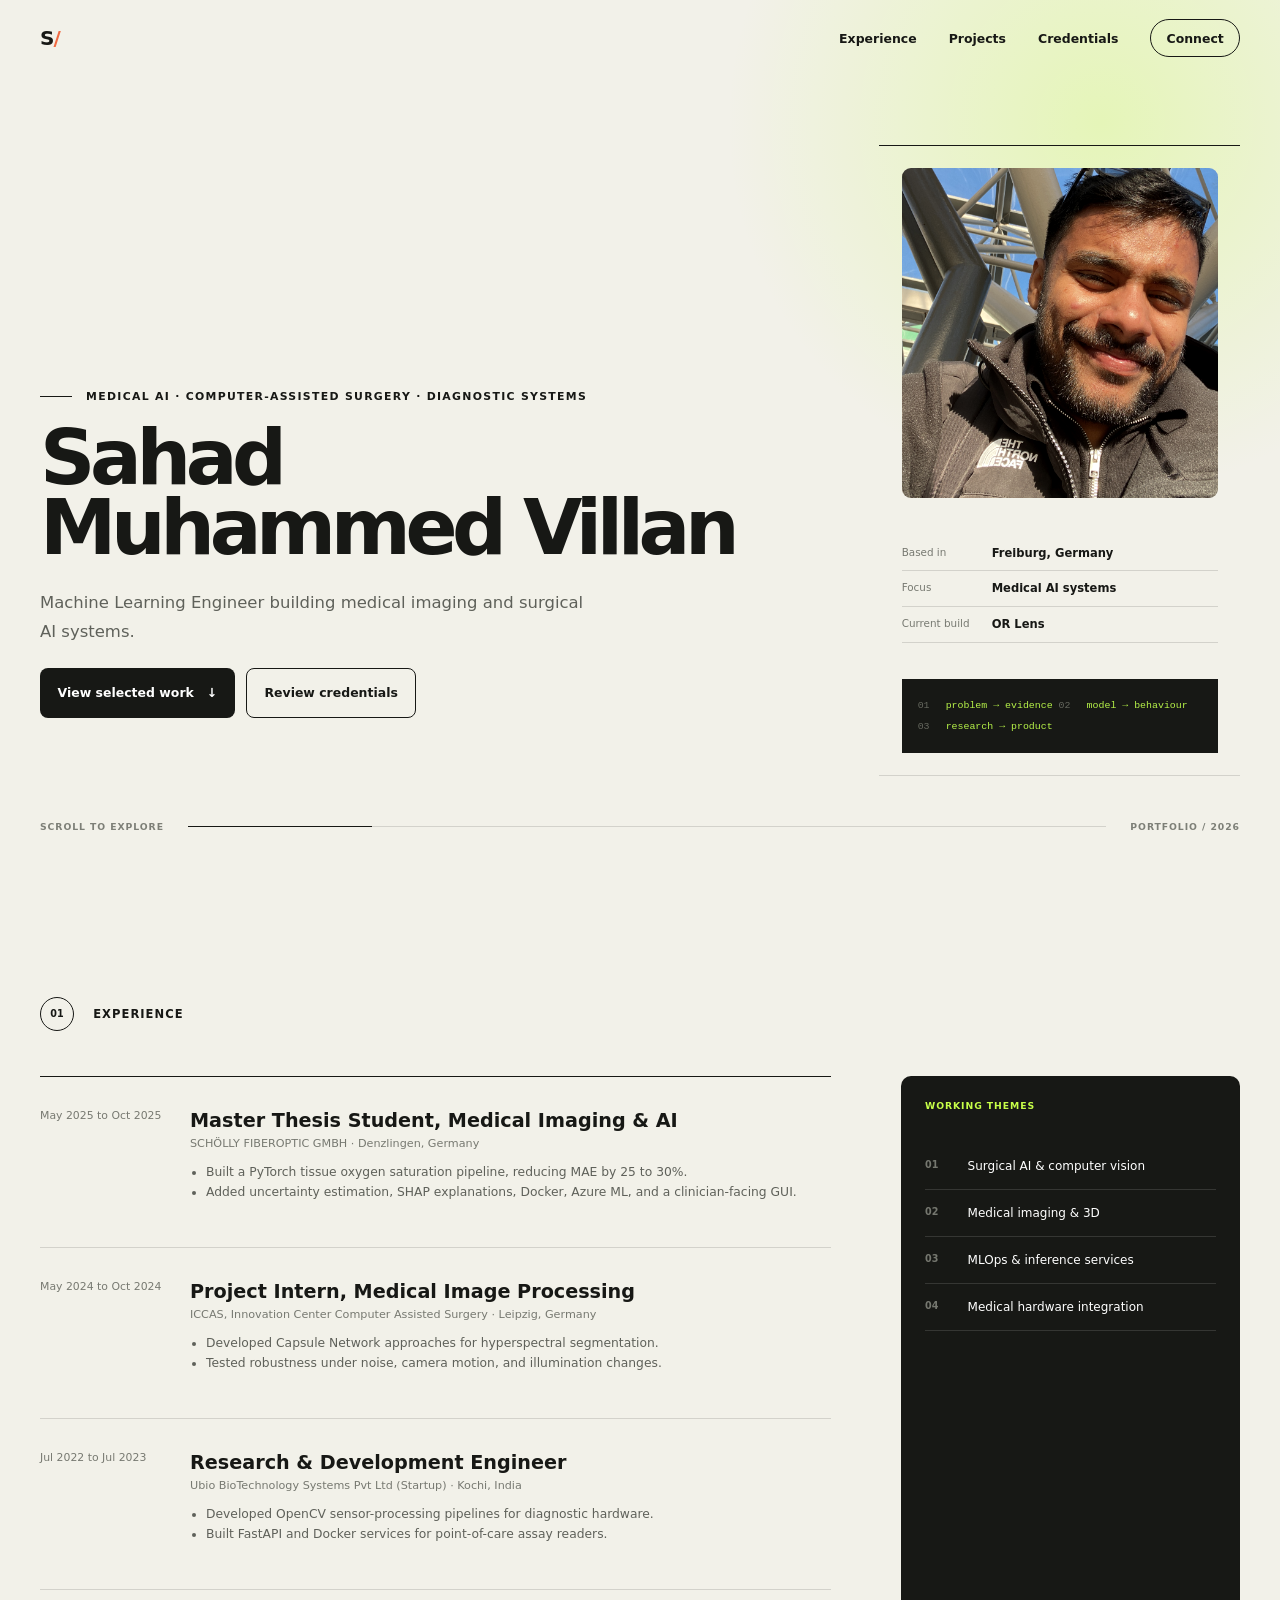
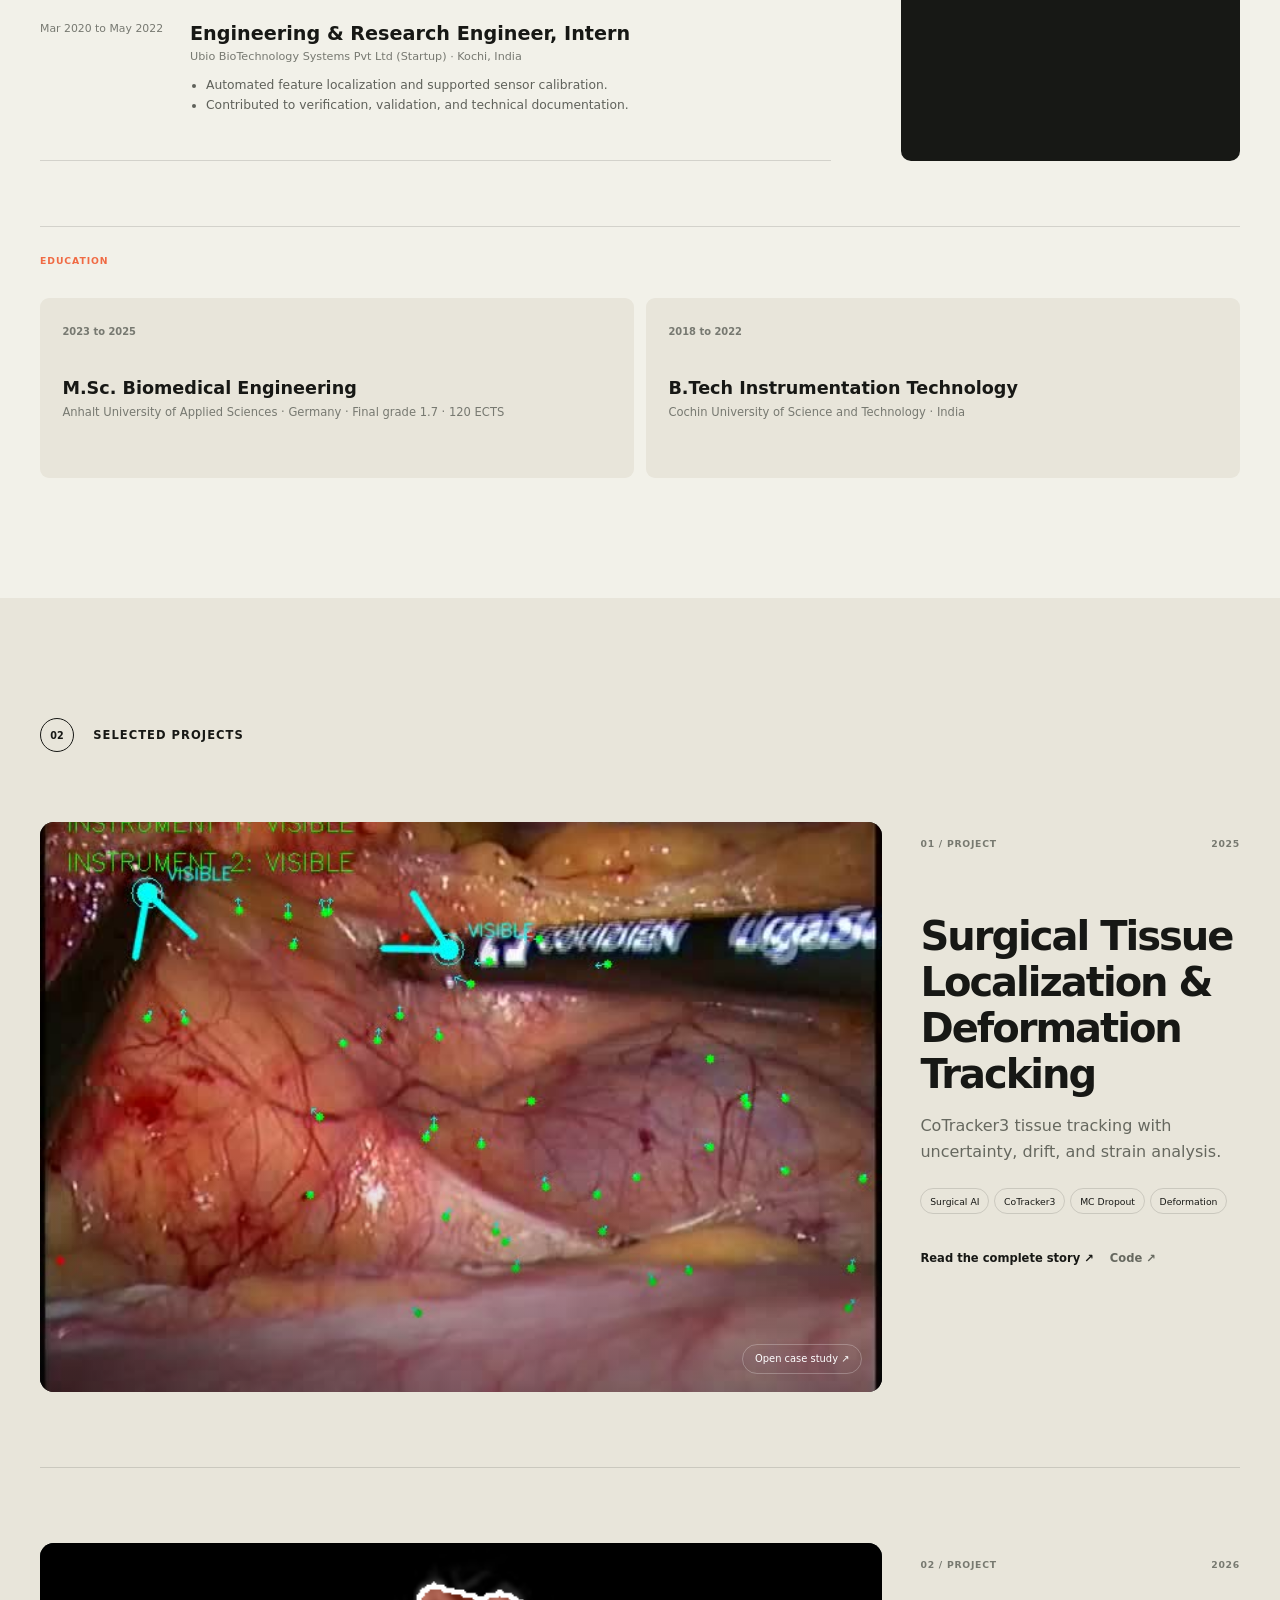
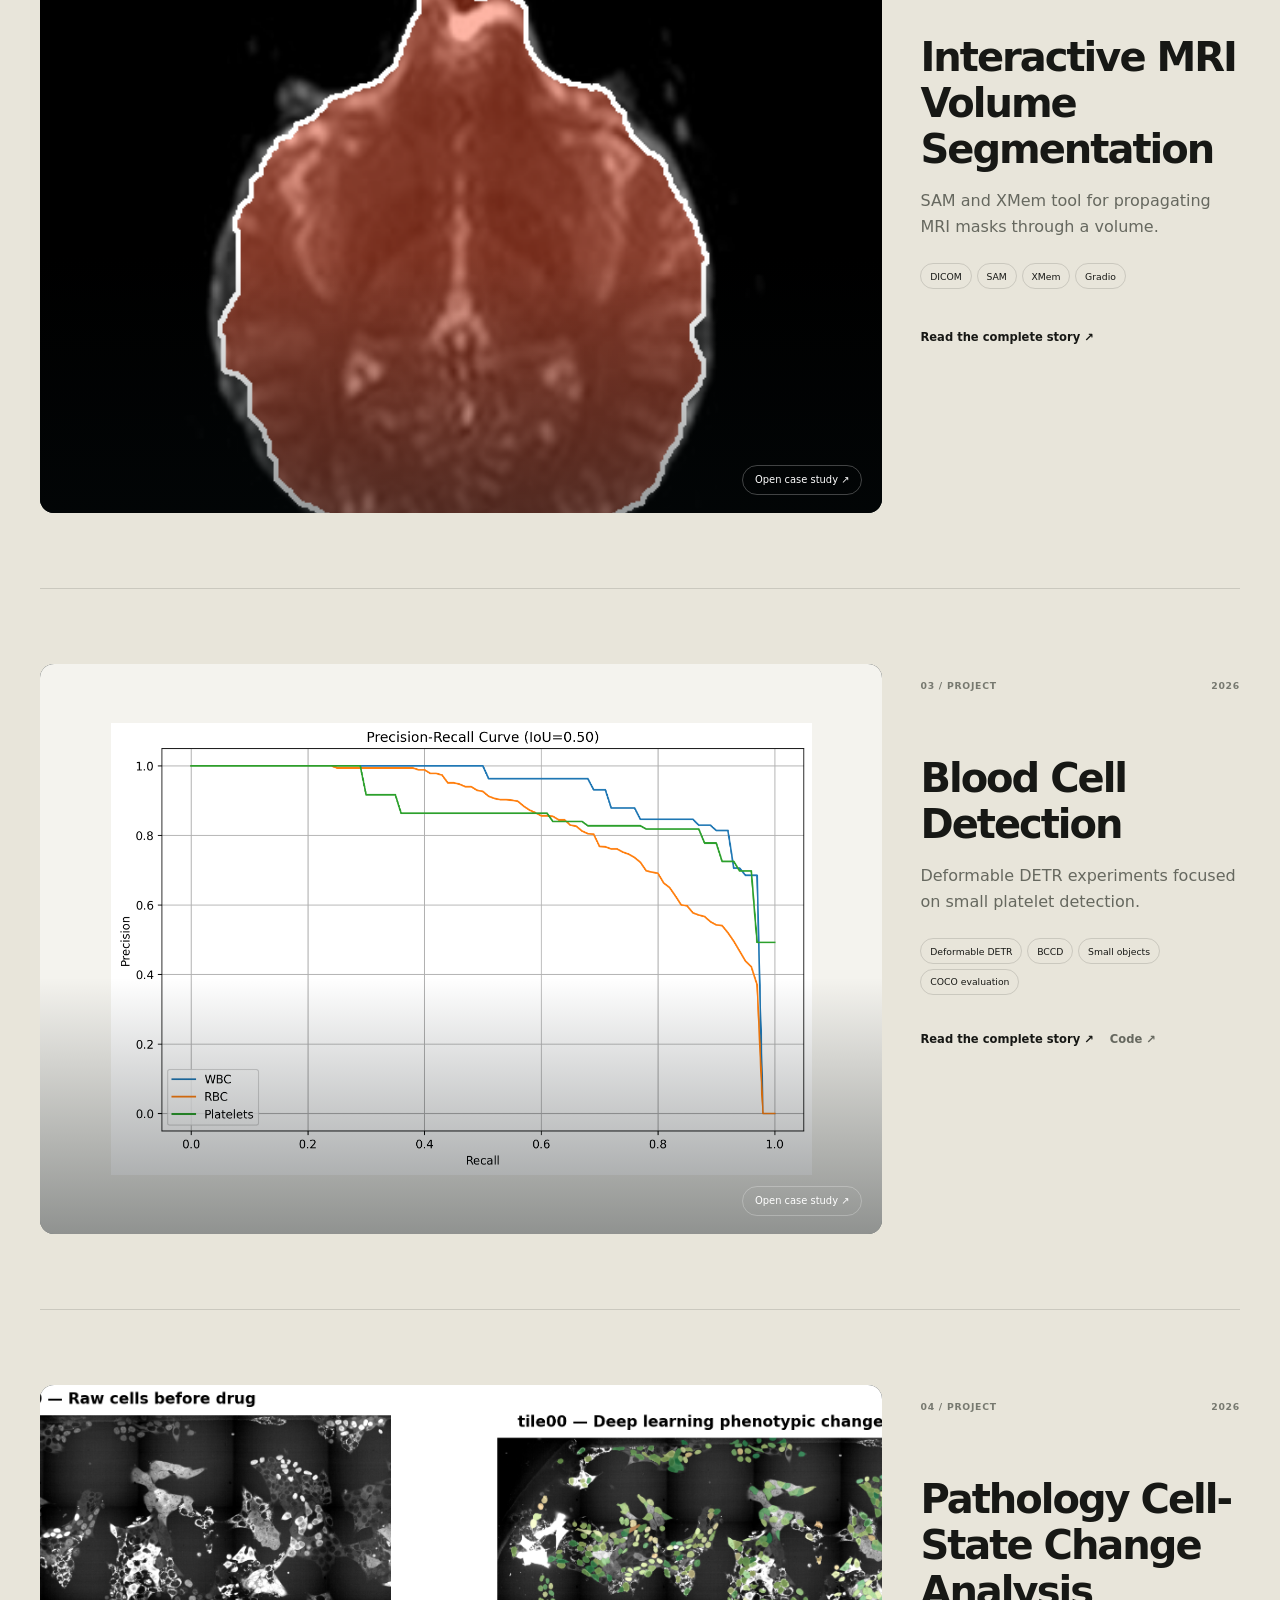
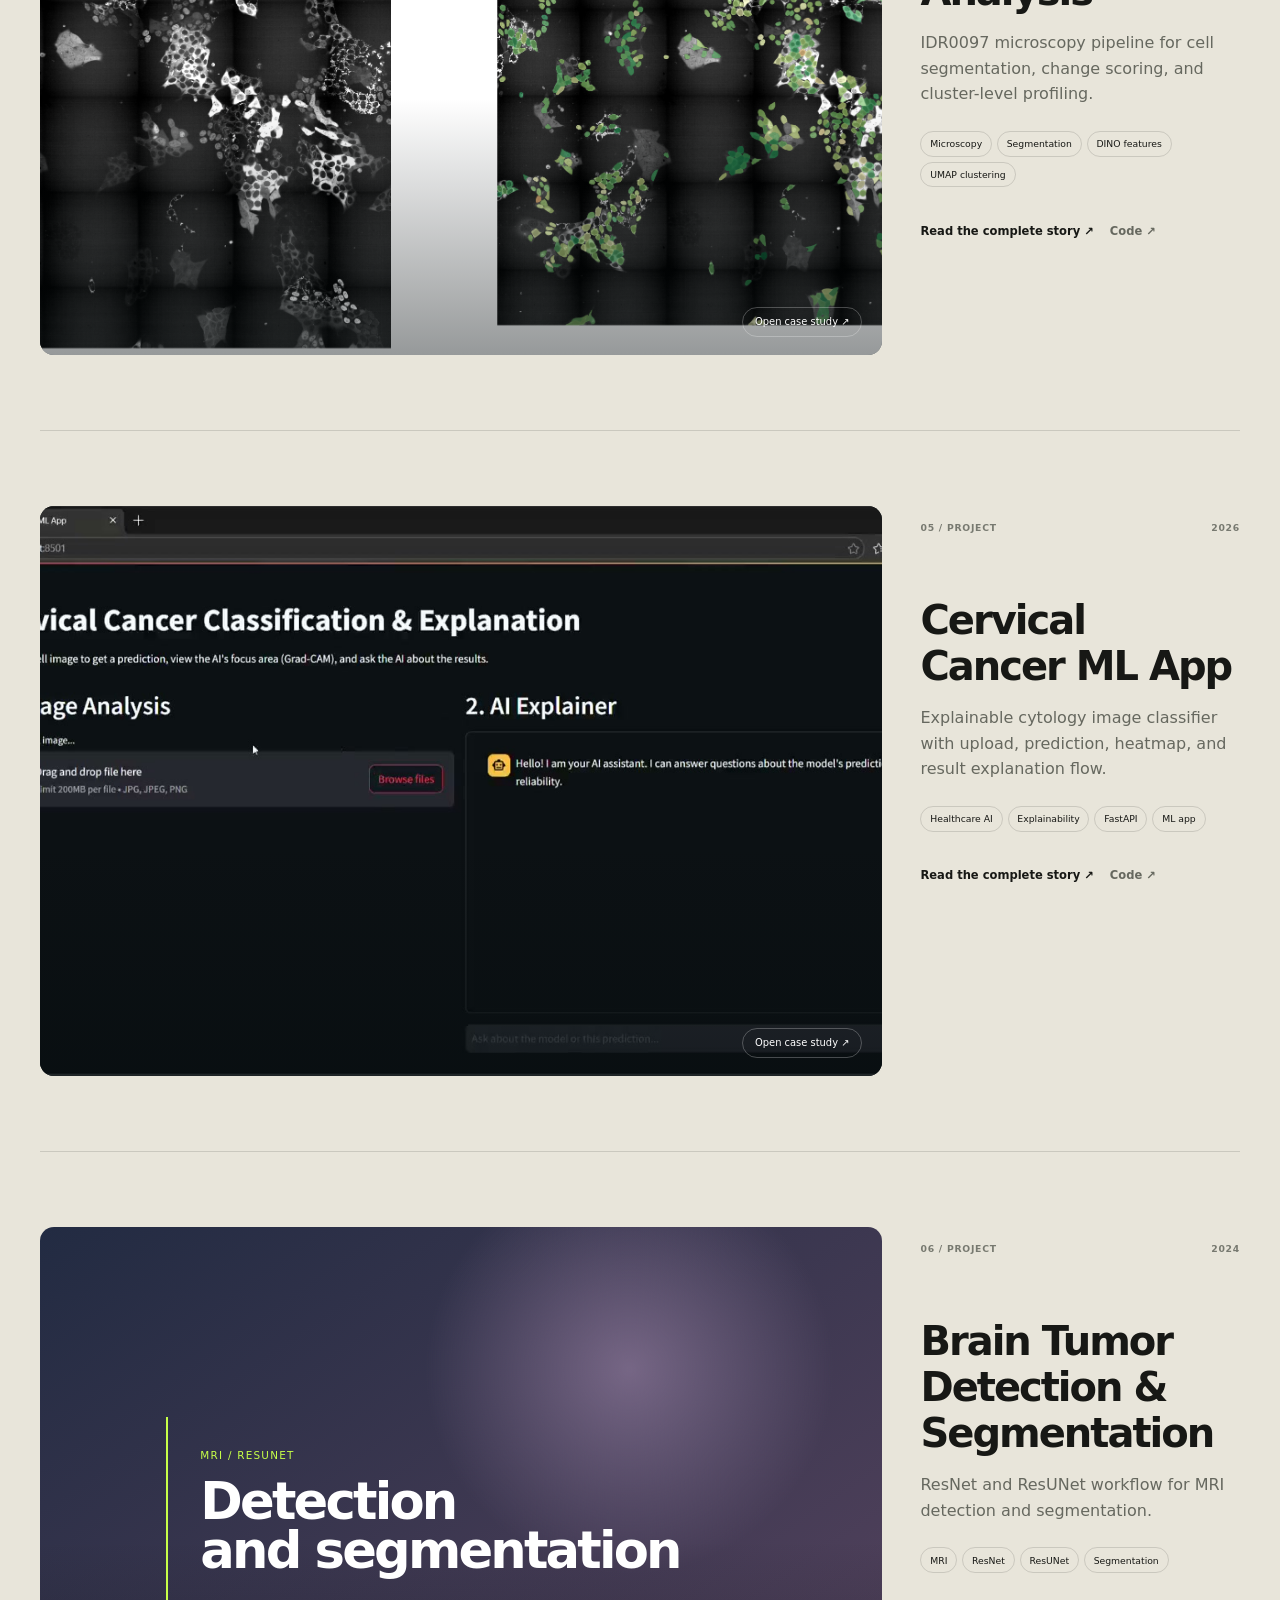
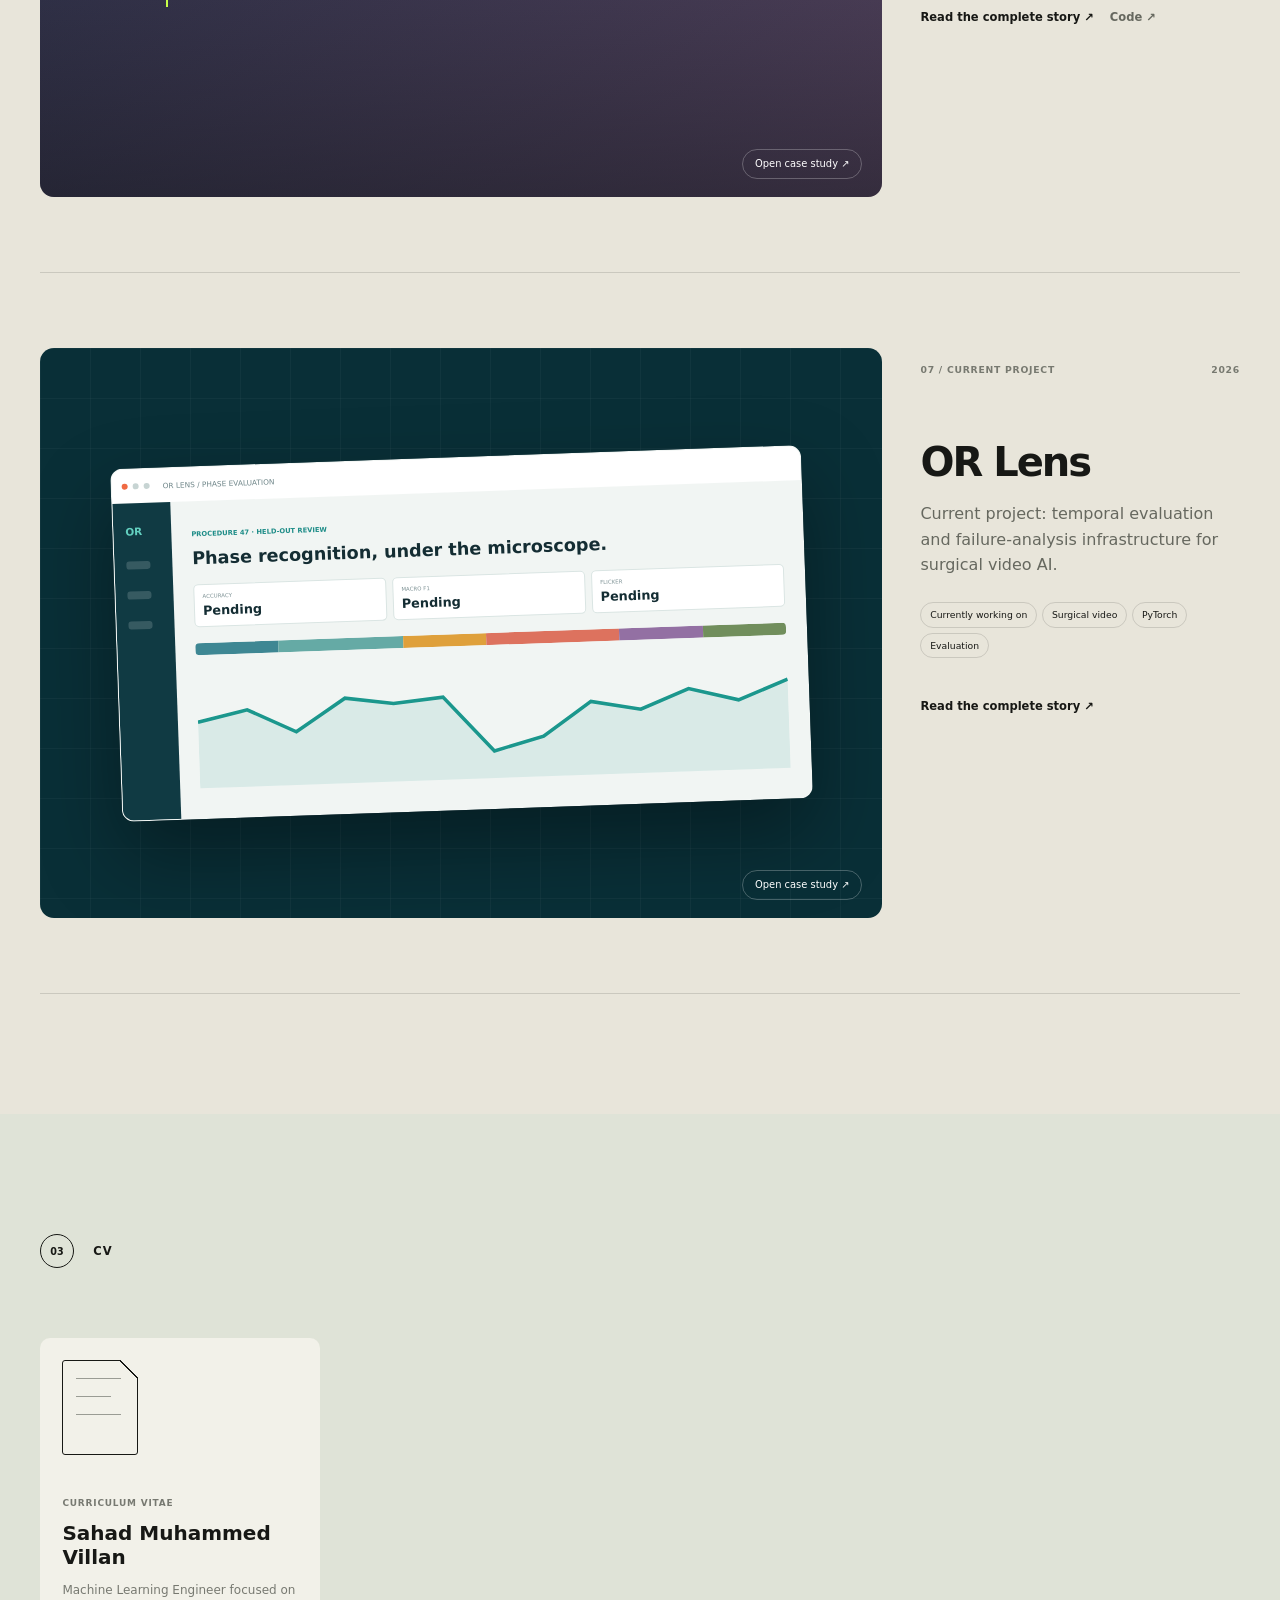
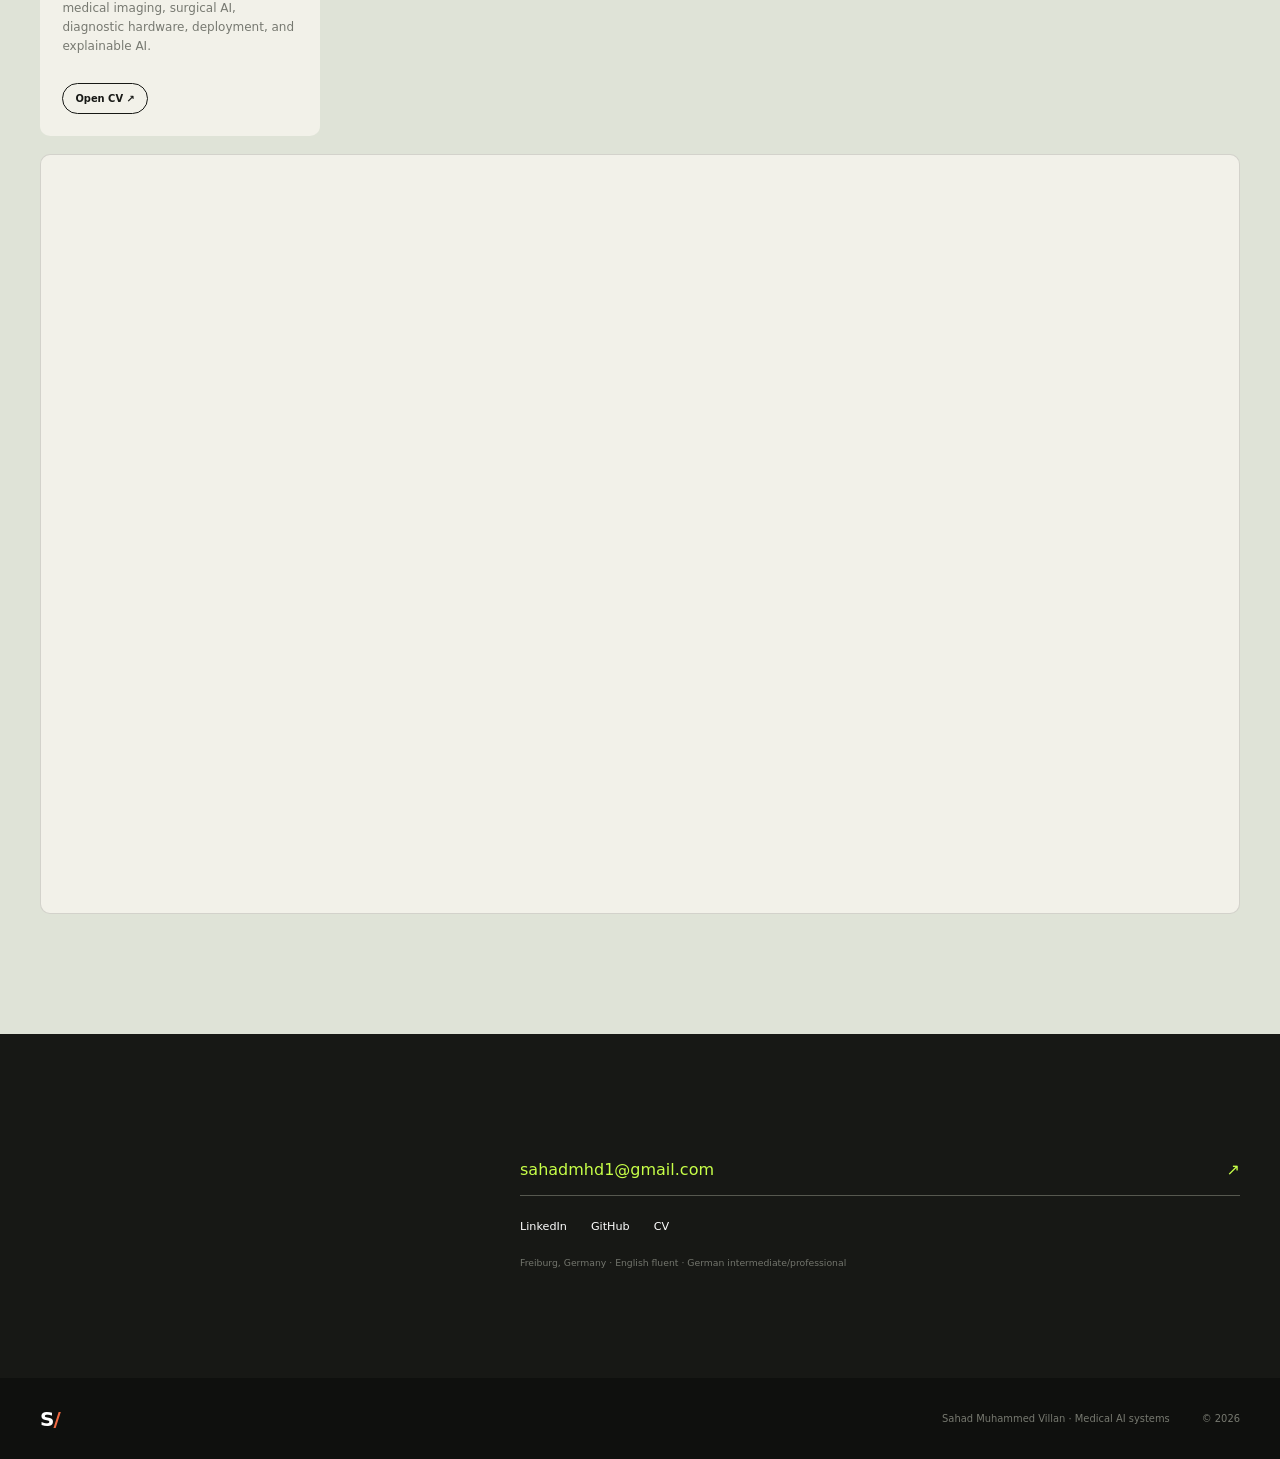
<file: index.html>
<!doctype html>
<html lang="en">
<head>
  <meta charset="utf-8">
  <meta name="viewport" content="width=device-width, initial-scale=1">
  <meta name="description" content="Sahad Muhammed Villan, machine learning engineer building medical imaging and surgical AI systems.">
  <meta name="theme-color" content="#171815">
  <title>Sahad Muhammed Villan | Machine Learning Engineer</title>
  <link rel="icon" href="assets/favicon.svg" type="image/svg+xml">
  <link rel="stylesheet" href="styles.css">
</head>
<body>
  <a class="skip-link" href="#main">Skip to content</a>
  <div class="cursor-glow" data-cursor-glow></div>

  <header class="header" data-header>
    <div class="shell nav-row">
      <a class="monogram" href="#top" aria-label="Portfolio home">S<span>/</span></a>
      <button class="menu" type="button" aria-expanded="false" aria-controls="nav" data-menu><i></i><i></i><span class="sr-only">Menu</span></button>
      <nav id="nav" data-nav>
        <a href="#experience">Experience</a>
        <a href="#work">Projects</a>
        <a href="#credentials">Credentials</a>
        <a class="nav-contact" href="#contact">Connect</a>
      </nav>
    </div>
  </header>

  <main id="main">
    <section id="top" class="hero">
      <div class="shell hero-grid">
        <div class="hero-copy reveal">
          <p class="overline"><span></span> Medical AI · Computer-assisted surgery · Diagnostic systems</p>
          <h1>Sahad Muhammed Villan</h1>
          <p class="hero-intro" data-profile-intro>Machine Learning Engineer building production-oriented AI for medical imaging, surgical systems, and diagnostic hardware.</p>
          <div class="hero-actions">
            <a class="button button-dark" href="#work">View selected work <span>↓</span></a>
            <a class="button button-line" href="#credentials">Review credentials</a>
          </div>
        </div>
        <aside class="hero-aside reveal delay-one">
          <figure class="profile-photo">
            <img src="assets/sahad-portrait.jpg" alt="Portrait of Sahad Muhammed Villan">
          </figure>
          <dl>
            <div><dt>Based in</dt><dd data-location>Freiburg, Germany</dd></div>
            <div><dt>Focus</dt><dd>Medical AI systems</dd></div>
            <div><dt>Current build</dt><dd>OR Lens</dd></div>
          </dl>
          <div class="hero-code" aria-hidden="true">
            <span>01</span><code>problem → evidence</code>
            <span>02</span><code>model → behaviour</code>
            <span>03</span><code>research → product</code>
          </div>
        </aside>
      </div>
      <div class="shell hero-foot reveal delay-two">
        <span>SCROLL TO EXPLORE</span>
        <div class="scroll-line"><i></i></div>
        <span>PORTFOLIO / <span data-year></span></span>
      </div>
    </section>

    <section id="work" class="section work-section">
      <div class="shell">
        <header class="section-head reveal">
          <div><span class="section-number">02</span><p>Selected projects</p></div>
        </header>
        <div class="project-list" data-project-list>
          <article class="project-featured reveal" data-project-slug="surgical-tissue-tracking">
            <a class="project-visual has-video" href="projects/surgical-tissue-tracking/index.html" aria-label="Open surgical tissue tracking project">
              <video class="project-card-video" autoplay muted loop playsinline preload="metadata" poster="projects/surgical-tissue-tracking/surgical_gps_op1_poster.jpg">
                <source src="projects/surgical-tissue-tracking/surgical_gps_op1_web.mp4" type="video/mp4">
              </video>
              <span class="project-open">Open case study ↗</span>
            </a>
            <div class="project-copy">
              <div class="project-meta"><span>01 / PROJECT</span><span>2025</span></div>
              <h3>Surgical Tissue Localization &amp; Deformation Tracking</h3>
              <p>CoTracker3 tissue tracking with uncertainty, drift, and strain analysis.</p>
              <ul><li>Surgical AI</li><li>CoTracker3</li><li>MC Dropout</li><li>Deformation</li></ul>
              <div class="project-actions"><a href="projects/surgical-tissue-tracking/index.html">Read the complete story <span>↗</span></a><a href="https://github.com/sahadvillan/Tissue_Localization" target="_blank" rel="noreferrer">Code <span>↗</span></a></div>
            </div>
          </article>
          <article class="project-featured reveal" data-project-slug="mri-volume-propagation">
            <a class="project-visual has-image" href="projects/mri-volume-propagation/index.html" aria-label="Open MRI volume segmentation project">
              <img class="project-card-image" src="assets/mri-propagation-frame.png" alt="MRI mask propagated through a volume">
              <span class="project-open">Open case study ↗</span>
            </a>
            <div class="project-copy">
              <div class="project-meta"><span>02 / PROJECT</span><span>2026</span></div>
              <h3>Interactive MRI Volume Segmentation</h3>
              <p>SAM and XMem tool for propagating MRI masks through a volume.</p>
              <ul><li>DICOM</li><li>SAM</li><li>XMem</li><li>Gradio</li></ul>
              <a href="projects/mri-volume-propagation/index.html">Read the complete story <span>↗</span></a>
            </div>
          </article>
          <article class="project-featured reveal" data-project-slug="blood-cell-detection">
            <a class="project-visual has-image" href="projects/blood-cell-detection/index.html" aria-label="Open blood cell detection project">
              <img class="project-card-image contain" src="assets/blood-cell-pr-curve.png" alt="Precision and recall curves for three blood cell classes">
              <span class="project-open">Open case study ↗</span>
            </a>
            <div class="project-copy">
              <div class="project-meta"><span>03 / PROJECT</span><span>2026</span></div>
              <h3>Blood Cell Detection</h3>
              <p>Deformable DETR experiments focused on small platelet detection.</p>
              <ul><li>Deformable DETR</li><li>BCCD</li><li>Small objects</li><li>COCO evaluation</li></ul>
              <div class="project-actions"><a href="projects/blood-cell-detection/index.html">Read the complete story <span>↗</span></a><a href="https://github.com/sahadvillan/blood-cell-detection" target="_blank" rel="noreferrer">Code <span>↗</span></a></div>
            </div>
          </article>
          <article class="project-featured reveal" data-project-slug="pathology-cell-state">
            <a class="project-visual has-image" href="projects/pathology-cell-state/index.html" aria-label="Open pathology cell-state project">
              <img class="project-card-image" src="assets/pathology-heatmap-sidebygrid.png" alt="Cell change heatmap over microscopy image tiles">
              <span class="project-open">Open case study ↗</span>
            </a>
            <div class="project-copy">
              <div class="project-meta"><span>04 / PROJECT</span><span>2026</span></div>
              <h3>Pathology Cell-State Change Analysis</h3>
              <p>IDR0097 microscopy pipeline for cell segmentation, change scoring, and cluster-level profiling.</p>
              <ul><li>Microscopy</li><li>Segmentation</li><li>DINO features</li><li>UMAP clustering</li></ul>
              <div class="project-actions"><a href="projects/pathology-cell-state/index.html">Read the complete story <span>↗</span></a><a href="https://github.com/sahadvillan/drug-induced-phenotype-detection" target="_blank" rel="noreferrer">Code <span>↗</span></a></div>
            </div>
          </article>
          <article class="project-featured reveal" data-project-slug="cervical-cancer-ml-app">
            <a class="project-visual has-video" href="projects/cervical-cancer-ml-app/index.html" aria-label="Open cervical cancer ML app project">
              <video class="project-card-video" autoplay muted loop playsinline preload="metadata" poster="projects/cervical-cancer-ml-app/cervical-cancer-app-poster.jpg">
                <source src="projects/cervical-cancer-ml-app/cervical-cancer-app-demo.mp4" type="video/mp4">
              </video>
              <span class="project-open">Open case study ↗</span>
            </a>
            <div class="project-copy">
              <div class="project-meta"><span>05 / PROJECT</span><span>2026</span></div>
              <h3>Cervical Cancer ML App</h3>
              <p>Explainable cytology image classifier with upload, prediction, heatmap, and result explanation flow.</p>
              <ul><li>Healthcare AI</li><li>Explainability</li><li>FastAPI</li><li>ML app</li></ul>
              <div class="project-actions"><a href="projects/cervical-cancer-ml-app/index.html">Read the complete story <span>↗</span></a><a href="https://github.com/sahadvillan/cervical-cancer-explinability" target="_blank" rel="noreferrer">Code <span>↗</span></a></div>
            </div>
          </article>
          <article class="project-featured reveal" data-project-slug="brain-tumor-mri">
            <a class="project-visual project-visual-mri" href="projects/brain-tumor-mri/index.html" aria-label="Open brain tumor MRI project">
              <div class="project-visual-label"><small>MRI / RESUNET</small><strong>Detection<br>and segmentation</strong></div>
              <span class="project-open">Open case study ↗</span>
            </a>
            <div class="project-copy">
              <div class="project-meta"><span>06 / PROJECT</span><span>2024</span></div>
              <h3>Brain Tumor Detection &amp; Segmentation</h3>
              <p>ResNet and ResUNet workflow for MRI detection and segmentation.</p>
              <ul><li>MRI</li><li>ResNet</li><li>ResUNet</li><li>Segmentation</li></ul>
              <div class="project-actions"><a href="projects/brain-tumor-mri/index.html">Read the complete story <span>↗</span></a><a href="https://github.com/sahadvillan/Brain-Tumor-Detection-Using-Deep-Learning" target="_blank" rel="noreferrer">Code <span>↗</span></a></div>
            </div>
          </article>
          <article class="project-featured reveal" data-project-slug="or-lens">
            <a class="project-visual or-lens-visual" href="projects/or-lens/index.html" aria-label="Open OR Lens project">
              <div class="or-grid"></div>
              <div class="or-window">
                <div class="or-top"><i></i><i></i><i></i><span>OR LENS / PHASE EVALUATION</span></div>
                <div class="or-content">
                  <aside><b>OR</b><i></i><i></i><i></i></aside>
                  <div class="or-main">
                    <small>PROCEDURE 47 · HELD-OUT REVIEW</small>
                    <h3>Phase recognition, under the microscope.</h3>
                    <div class="or-metrics"><i><span>ACCURACY</span><b>Pending</b></i><i><span>MACRO F1</span><b>Pending</b></i><i><span>FLICKER</span><b>Pending</b></i></div>
                    <div class="or-timeline"><i></i><i></i><i></i><i></i><i></i><i></i></div>
                    <svg viewBox="0 0 500 105"><path class="or-area" d="M0 100V44L42 35L83 55L125 28L166 34L208 30L250 77L292 66L333 38L375 46L416 30L458 41L500 25V100Z"/><path class="or-line" d="M0 44L42 35L83 55L125 28L166 34L208 30L250 77L292 66L333 38L375 46L416 30L458 41L500 25"/></svg>
                  </div>
                </div>
              </div>
              <span class="project-open">Open case study ↗</span>
            </a>
            <div class="project-copy">
              <div class="project-meta"><span>07 / CURRENT PROJECT</span><span>2026</span></div>
              <h3>OR Lens</h3>
              <p>Current project: temporal evaluation and failure-analysis infrastructure for surgical video AI.</p>
              <ul><li>Currently working on</li><li>Surgical video</li><li>PyTorch</li><li>Evaluation</li></ul>
              <a href="projects/or-lens/index.html">Read the complete story <span>↗</span></a>
            </div>
          </article>
        </div>
      </div>
    </section>

    <section id="experience" class="section experience-section">
      <div class="shell">
        <header class="section-head section-head-simple reveal">
          <div><span class="section-number">01</span><p>Experience</p></div>
        </header>
        <div class="experience-layout">
          <div class="timeline" data-experience-list data-experience-static>
            <article class="experience-item"><time>May 2025 to Oct 2025</time><div><h3>Master Thesis Student, Medical Imaging &amp; AI<span>SCHÖLLY FIBEROPTIC GMBH · Denzlingen, Germany</span></h3><ul><li>Built a PyTorch tissue oxygen saturation pipeline, reducing MAE by 25 to 30%.</li><li>Added uncertainty estimation, SHAP explanations, Docker, Azure ML, and a clinician-facing GUI.</li></ul></div></article>
            <article class="experience-item"><time>May 2024 to Oct 2024</time><div><h3>Project Intern, Medical Image Processing<span>ICCAS, Innovation Center Computer Assisted Surgery · Leipzig, Germany</span></h3><ul><li>Developed Capsule Network approaches for hyperspectral segmentation.</li><li>Tested robustness under noise, camera motion, and illumination changes.</li></ul></div></article>
            <article class="experience-item"><time>Jul 2022 to Jul 2023</time><div><h3>Research &amp; Development Engineer<span>Ubio BioTechnology Systems Pvt Ltd (Startup) · Kochi, India</span></h3><ul><li>Developed OpenCV sensor-processing pipelines for diagnostic hardware.</li><li>Built FastAPI and Docker services for point-of-care assay readers.</li></ul></div></article>
            <article class="experience-item"><time>Mar 2020 to May 2022</time><div><h3>Engineering &amp; Research Engineer, Intern<span>Ubio BioTechnology Systems Pvt Ltd (Startup) · Kochi, India</span></h3><ul><li>Automated feature localization and supported sensor calibration.</li><li>Contributed to verification, validation, and technical documentation.</li></ul></div></article>
          </div>
          <aside class="capability-panel reveal delay-one">
            <span class="panel-label">WORKING THEMES</span>
            <div><b>01</b><p>Surgical AI & computer vision</p></div>
            <div><b>02</b><p>Medical imaging & 3D</p></div>
            <div><b>03</b><p>MLOps & inference services</p></div>
            <div><b>04</b><p>Medical hardware integration</p></div>
          </aside>
        </div>

        <div class="education-block reveal">
          <span class="panel-label education-label">EDUCATION</span>
          <div class="education-grid">
            <article><time>2023 to 2025</time><h3>M.Sc. Biomedical Engineering</h3><p>Anhalt University of Applied Sciences · Germany · Final grade 1.7 · 120 ECTS</p></article>
            <article><time>2018 to 2022</time><h3>B.Tech Instrumentation Technology</h3><p>Cochin University of Science and Technology · India</p></article>
          </div>
        </div>
      </div>
    </section>

    <section id="credentials" class="section credentials-section">
      <div class="shell">
        <header class="section-head reveal">
          <div><span class="section-number">03</span><p>CV</p></div>
        </header>
        <div class="credential-grid" data-credential-list>
          <article class="credential-card reveal">
            <div class="document-icon"><i></i><i></i><i></i></div>
            <span>CURRICULUM VITAE</span><h3>Sahad Muhammed Villan</h3><p>Machine Learning Engineer focused on medical imaging, surgical AI, diagnostic hardware, deployment, and explainable AI.</p><a class="credential-link" href="assets/sahad-muhammed-villan-cv.pdf" target="_blank" rel="noreferrer">Open CV ↗</a>
          </article>
        </div>
        <iframe class="cv-frame reveal" src="assets/sahad-muhammed-villan-cv.pdf" title="CV of Sahad Muhammed Villan"></iframe>
      </div>
    </section>

    <section id="contact" class="contact-section">
      <div class="shell contact-grid contact-grid-simple">
        <div class="contact-actions reveal delay-one">
          <a class="contact-email" href="mailto:sahadmhd1@gmail.com">sahadmhd1@gmail.com <span>↗</span></a>
          <div class="social-links"><a href="https://linkedin.com/in/sahadmuhammedv" target="_blank" rel="noreferrer">LinkedIn</a><a href="https://github.com/sahadvillan" target="_blank" rel="noreferrer">GitHub</a><a href="assets/sahad-muhammed-villan-cv.pdf" target="_blank" rel="noreferrer">CV</a></div>
          <small>Freiburg, Germany · English fluent · German intermediate/professional</small>
        </div>
      </div>
    </section>
  </main>

  <footer>
    <div class="shell footer-row"><a class="monogram" href="#top">S<span>/</span></a><p>Sahad Muhammed Villan · Medical AI systems</p><span>© <span data-year></span></span></div>
  </footer>

  <script src="script.js"></script>
</body>
</html>
</file>
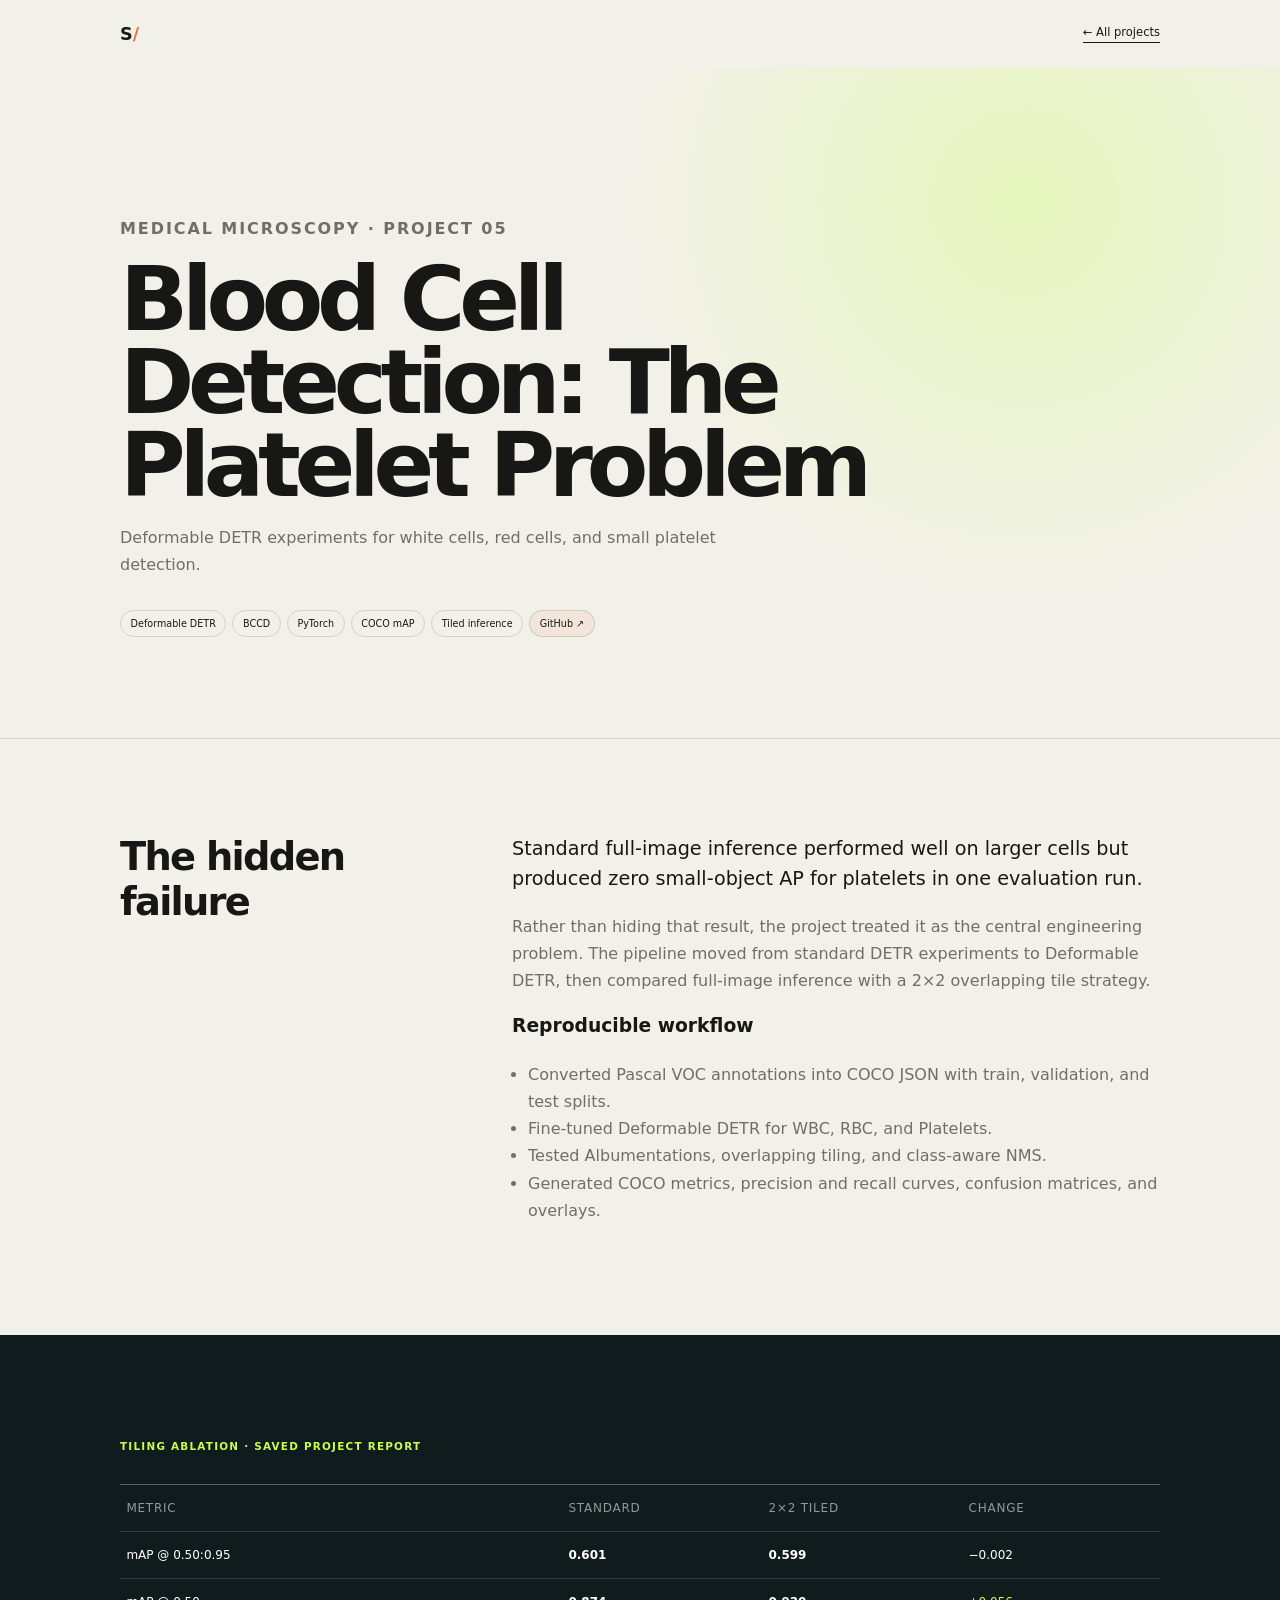
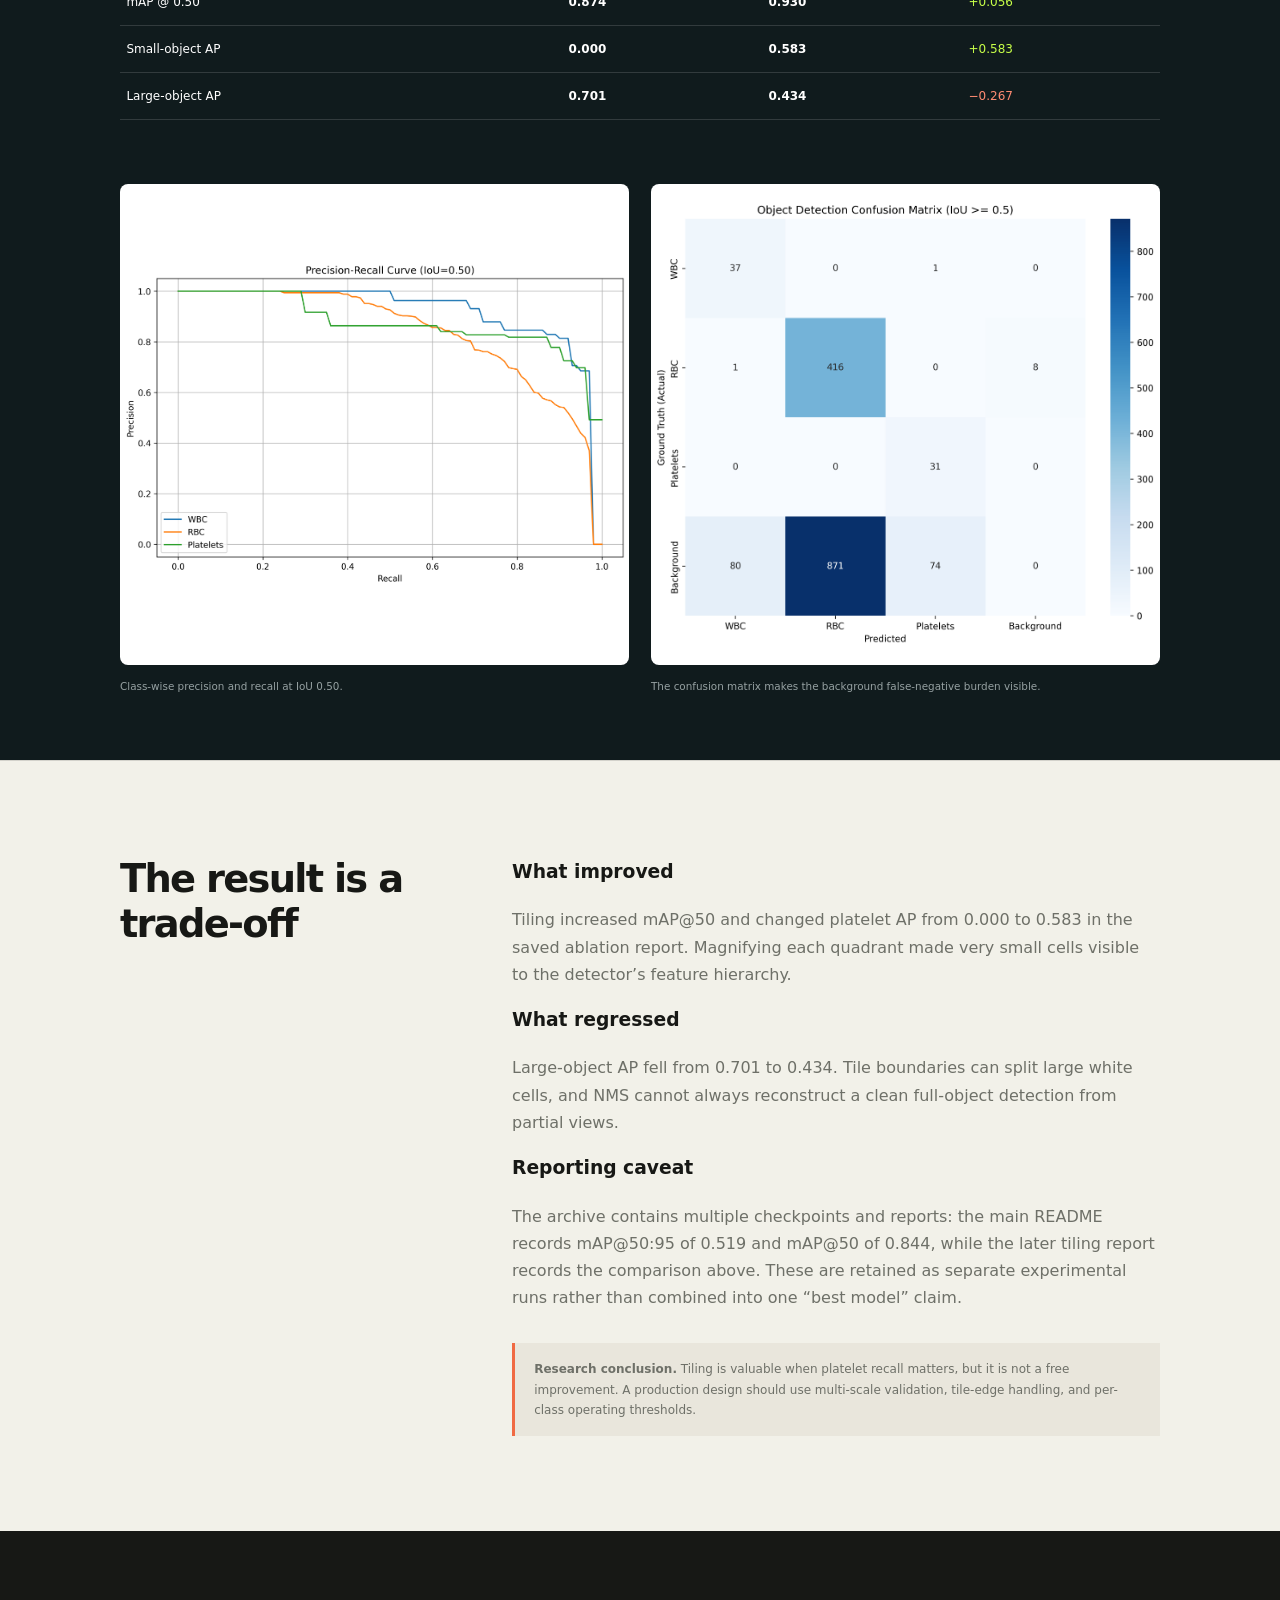
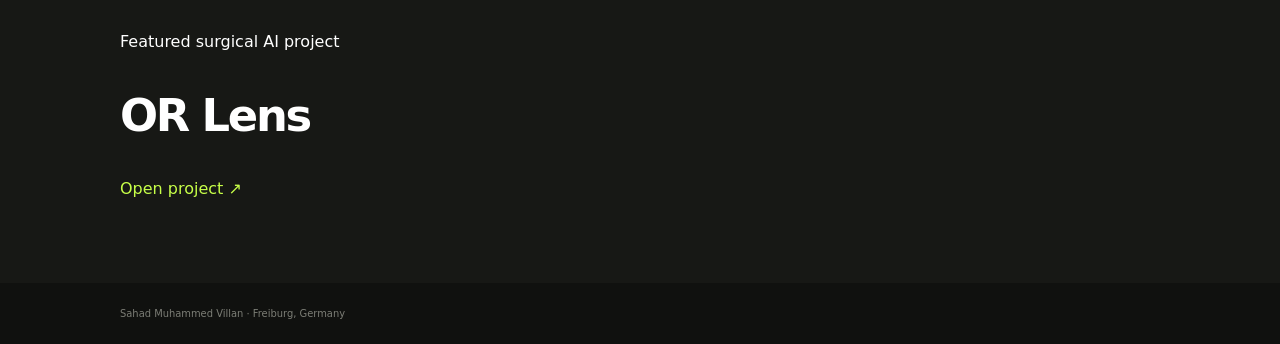
<file: projects/blood-cell-detection/index.html>
<!doctype html>
<html lang="en">
<head>
  <meta charset="utf-8">
  <meta name="viewport" content="width=device-width,initial-scale=1">
  <meta name="description" content="Blood cell detection with Deformable DETR, BCCD, tiled inference, and COCO evaluation by Sahad Muhammed Villan.">
  <title>Blood Cell Detection | Sahad Muhammed Villan</title>
  <link rel="stylesheet" href="../project.css">
</head>
<body>
  <header><div class="shell nav"><a class="brand" href="../../index.html">S<span>/</span></a><a class="back" href="../../index.html#work">← All projects</a></div></header>
  <main>
    <section class="hero"><div class="shell">
      <p class="eyebrow">MEDICAL MICROSCOPY · PROJECT 05</p>
      <h1>Blood Cell Detection: The Platelet Problem</h1>
      <p>Deformable DETR experiments for white cells, red cells, and small platelet detection.</p>
      <div class="tags"><span>Deformable DETR</span><span>BCCD</span><span>PyTorch</span><span>COCO mAP</span><span>Tiled inference</span><a href="https://github.com/sahadvillan/blood-cell-detection" target="_blank" rel="noreferrer">GitHub ↗</a></div>
    </div></section>

    <section class="section"><div class="shell grid">
      <h2>The hidden failure</h2>
      <div class="content">
        <p class="lead">Standard full-image inference performed well on larger cells but produced zero small-object AP for platelets in one evaluation run.</p>
        <p>Rather than hiding that result, the project treated it as the central engineering problem. The pipeline moved from standard DETR experiments to Deformable DETR, then compared full-image inference with a 2×2 overlapping tile strategy.</p>
        <h3>Reproducible workflow</h3>
        <ul><li>Converted Pascal VOC annotations into COCO JSON with train, validation, and test splits.</li><li>Fine-tuned Deformable DETR for WBC, RBC, and Platelets.</li><li>Tested Albumentations, overlapping tiling, and class-aware NMS.</li><li>Generated COCO metrics, precision and recall curves, confusion matrices, and overlays.</li></ul>
      </div>
    </div></section>

    <section class="evidence-section"><div class="shell">
      <p class="eyebrow">TILING ABLATION · SAVED PROJECT REPORT</p>
      <div class="comparison-table" role="table" aria-label="Standard versus tiled inference metrics">
        <div class="comparison-head" role="row"><span>Metric</span><span>Standard</span><span>2×2 tiled</span><span>Change</span></div>
        <div role="row"><span>mAP @ 0.50:0.95</span><b>0.601</b><b>0.599</b><em>−0.002</em></div>
        <div role="row"><span>mAP @ 0.50</span><b>0.874</b><b>0.930</b><em class="positive">+0.056</em></div>
        <div role="row"><span>Small-object AP</span><b>0.000</b><b>0.583</b><em class="positive">+0.583</em></div>
        <div role="row"><span>Large-object AP</span><b>0.701</b><b>0.434</b><em class="negative">−0.267</em></div>
      </div>
      <div class="visual-grid chart-grid">
        <figure class="evidence-figure"><img src="../../assets/blood-cell-pr-curve.png" alt="Precision and recall curves for white blood cells, red blood cells, and platelets."><figcaption>Class-wise precision and recall at IoU 0.50.</figcaption></figure>
        <figure class="evidence-figure"><img src="../../assets/blood-cell-confusion-matrix.png" alt="Object detection confusion matrix for white blood cells, red blood cells, platelets, and background."><figcaption>The confusion matrix makes the background false-negative burden visible.</figcaption></figure>
      </div>
    </div></section>

    <section class="section"><div class="shell grid">
      <h2>The result is a trade-off</h2>
      <div class="content">
        <h3>What improved</h3><p>Tiling increased mAP@50 and changed platelet AP from 0.000 to 0.583 in the saved ablation report. Magnifying each quadrant made very small cells visible to the detector’s feature hierarchy.</p>
        <h3>What regressed</h3><p>Large-object AP fell from 0.701 to 0.434. Tile boundaries can split large white cells, and NMS cannot always reconstruct a clean full-object detection from partial views.</p>
        <h3>Reporting caveat</h3><p>The archive contains multiple checkpoints and reports: the main README records mAP@50:95 of 0.519 and mAP@50 of 0.844, while the later tiling report records the comparison above. These are retained as separate experimental runs rather than combined into one “best model” claim.</p>
        <div class="status"><b>Research conclusion.</b> Tiling is valuable when platelet recall matters, but it is not a free improvement. A production design should use multi-scale validation, tile-edge handling, and per-class operating thresholds.</div>
      </div>
    </div></section>

    <section class="next"><div class="shell"><p>Featured surgical AI project</p><h2>OR Lens</h2><a href="../or-lens/index.html">Open project ↗</a></div></section>
  </main>
  <footer><div class="shell">Sahad Muhammed Villan · Freiburg, Germany</div></footer>
</body>
</html>
</file>
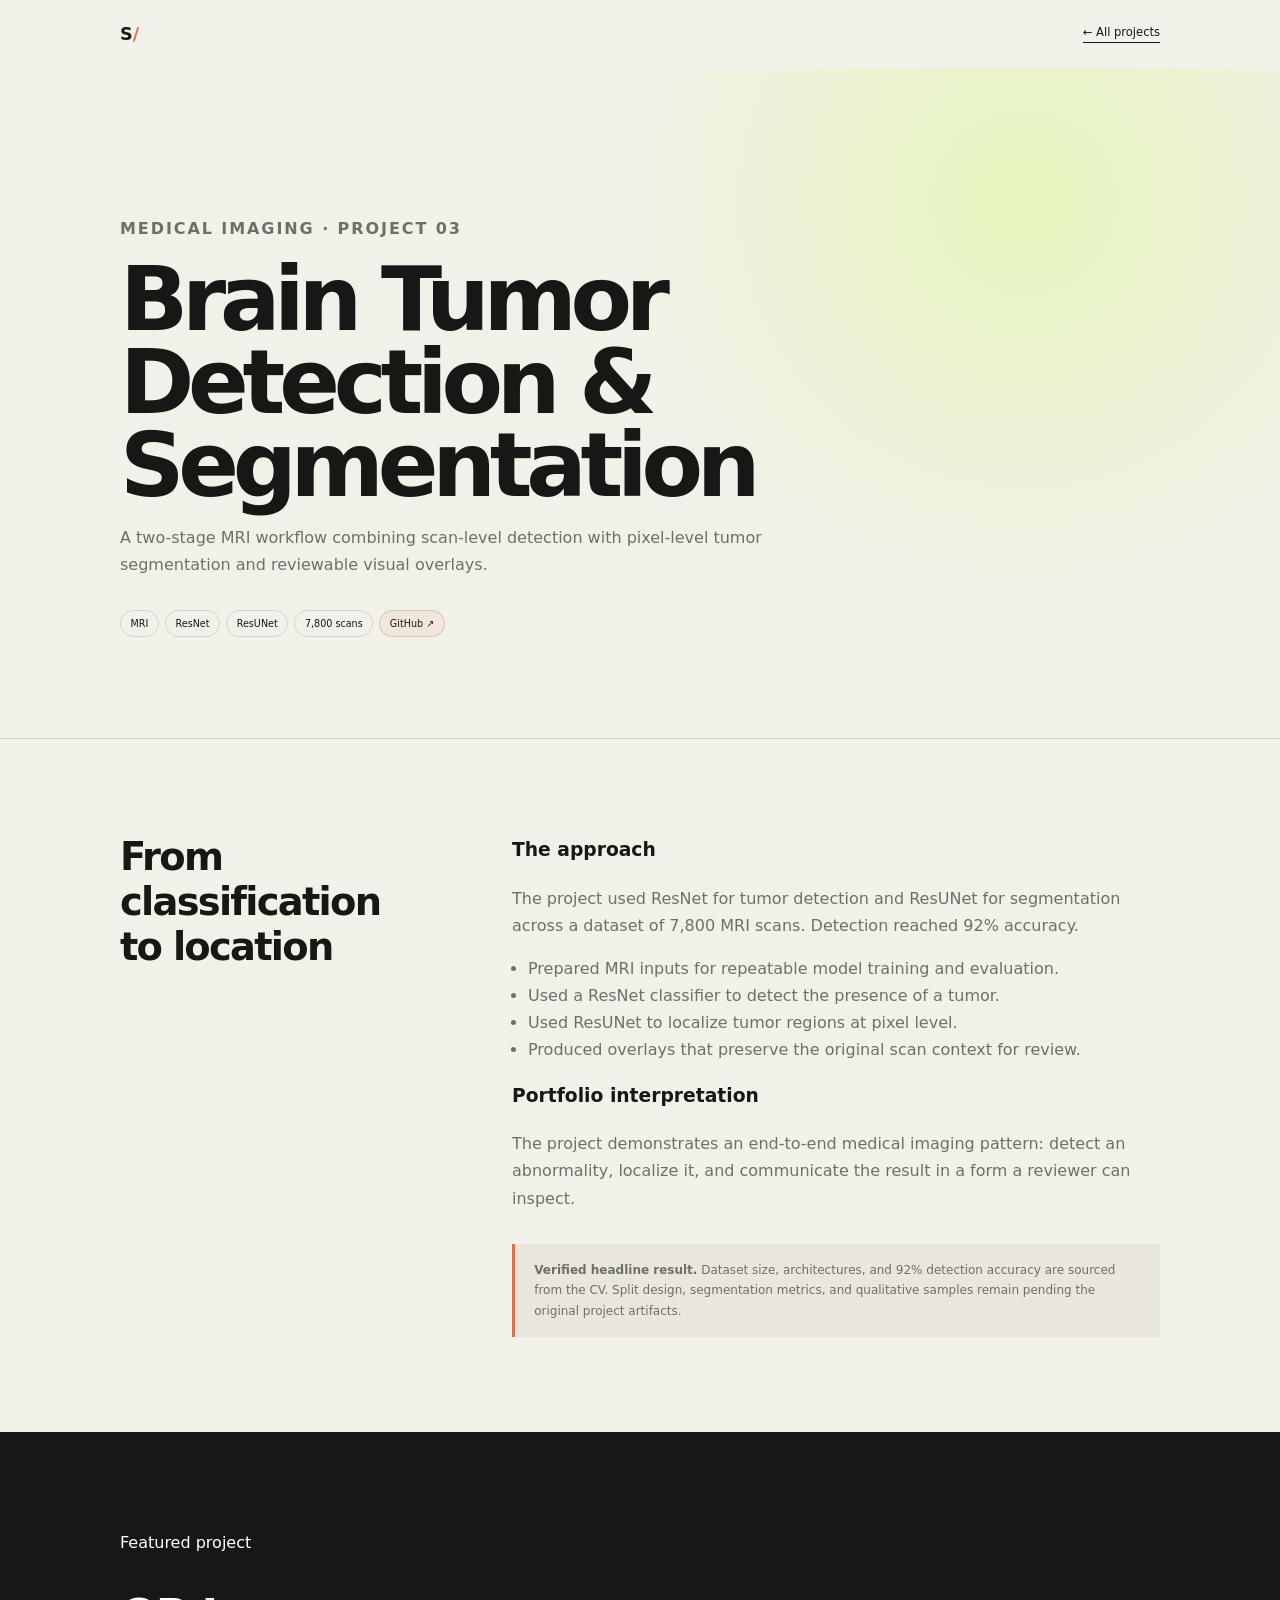
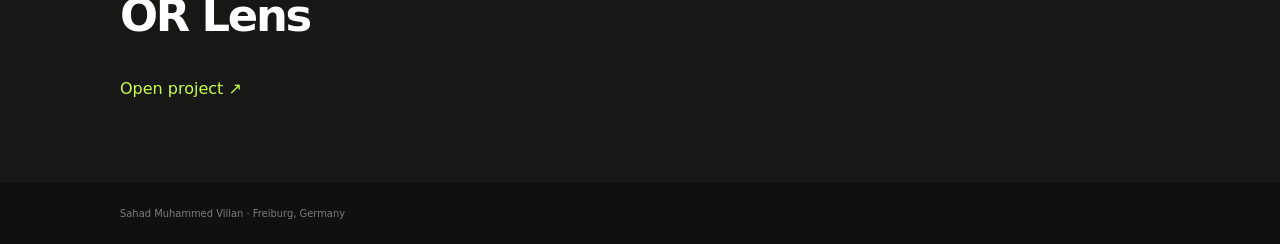
<file: projects/brain-tumor-mri/index.html>
<!doctype html>
<html lang="en">
<head>
  <meta charset="utf-8">
  <meta name="viewport" content="width=device-width,initial-scale=1">
  <meta name="description" content="Brain tumor MRI detection and segmentation project by Sahad Muhammed Villan.">
  <title>Brain Tumor MRI | Sahad Muhammed Villan</title>
  <link rel="stylesheet" href="../project.css">
</head>
<body>
  <header><div class="shell nav"><a class="brand" href="../../index.html">S<span>/</span></a><a class="back" href="../../index.html#work">← All projects</a></div></header>
  <main>
    <section class="hero"><div class="shell">
      <p class="eyebrow">MEDICAL IMAGING · PROJECT 03</p>
      <h1>Brain Tumor Detection &amp; Segmentation</h1>
      <p>A two-stage MRI workflow combining scan-level detection with pixel-level tumor segmentation and reviewable visual overlays.</p>
      <div class="tags"><span>MRI</span><span>ResNet</span><span>ResUNet</span><span>7,800 scans</span><a href="https://github.com/sahadvillan/Brain-Tumor-Detection-Using-Deep-Learning" target="_blank" rel="noreferrer">GitHub ↗</a></div>
    </div></section>
    <section class="section"><div class="shell grid">
      <h2>From classification to location</h2>
      <div class="content">
        <h3>The approach</h3>
        <p>The project used ResNet for tumor detection and ResUNet for segmentation across a dataset of 7,800 MRI scans. Detection reached 92% accuracy.</p>
        <ul>
          <li>Prepared MRI inputs for repeatable model training and evaluation.</li>
          <li>Used a ResNet classifier to detect the presence of a tumor.</li>
          <li>Used ResUNet to localize tumor regions at pixel level.</li>
          <li>Produced overlays that preserve the original scan context for review.</li>
        </ul>
        <h3>Portfolio interpretation</h3>
        <p>The project demonstrates an end-to-end medical imaging pattern: detect an abnormality, localize it, and communicate the result in a form a reviewer can inspect.</p>
        <div class="status"><b>Verified headline result.</b> Dataset size, architectures, and 92% detection accuracy are sourced from the CV. Split design, segmentation metrics, and qualitative samples remain pending the original project artifacts.</div>
      </div>
    </div></section>
    <section class="next"><div class="shell"><p>Featured project</p><h2>OR Lens</h2><a href="../or-lens/index.html">Open project ↗</a></div></section>
  </main>
  <footer><div class="shell">Sahad Muhammed Villan · Freiburg, Germany</div></footer>
</body>
</html>
</file>
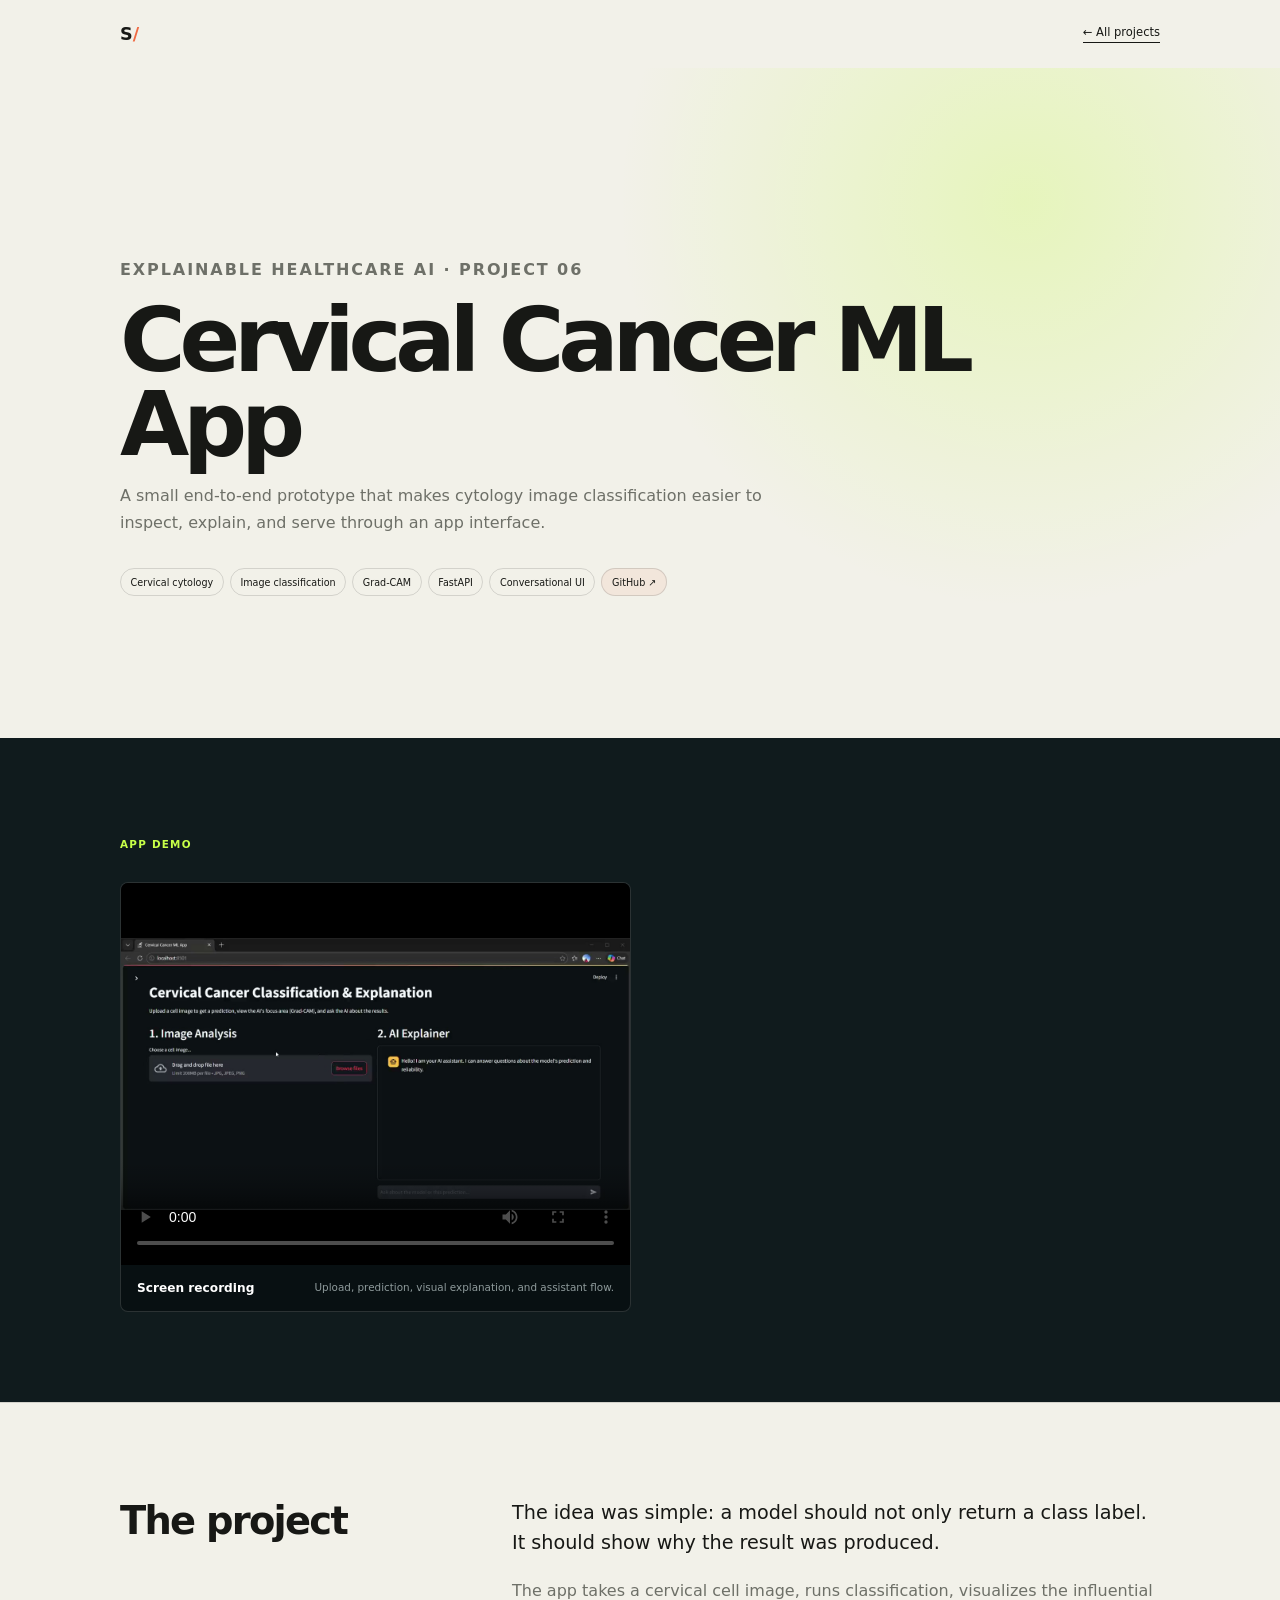
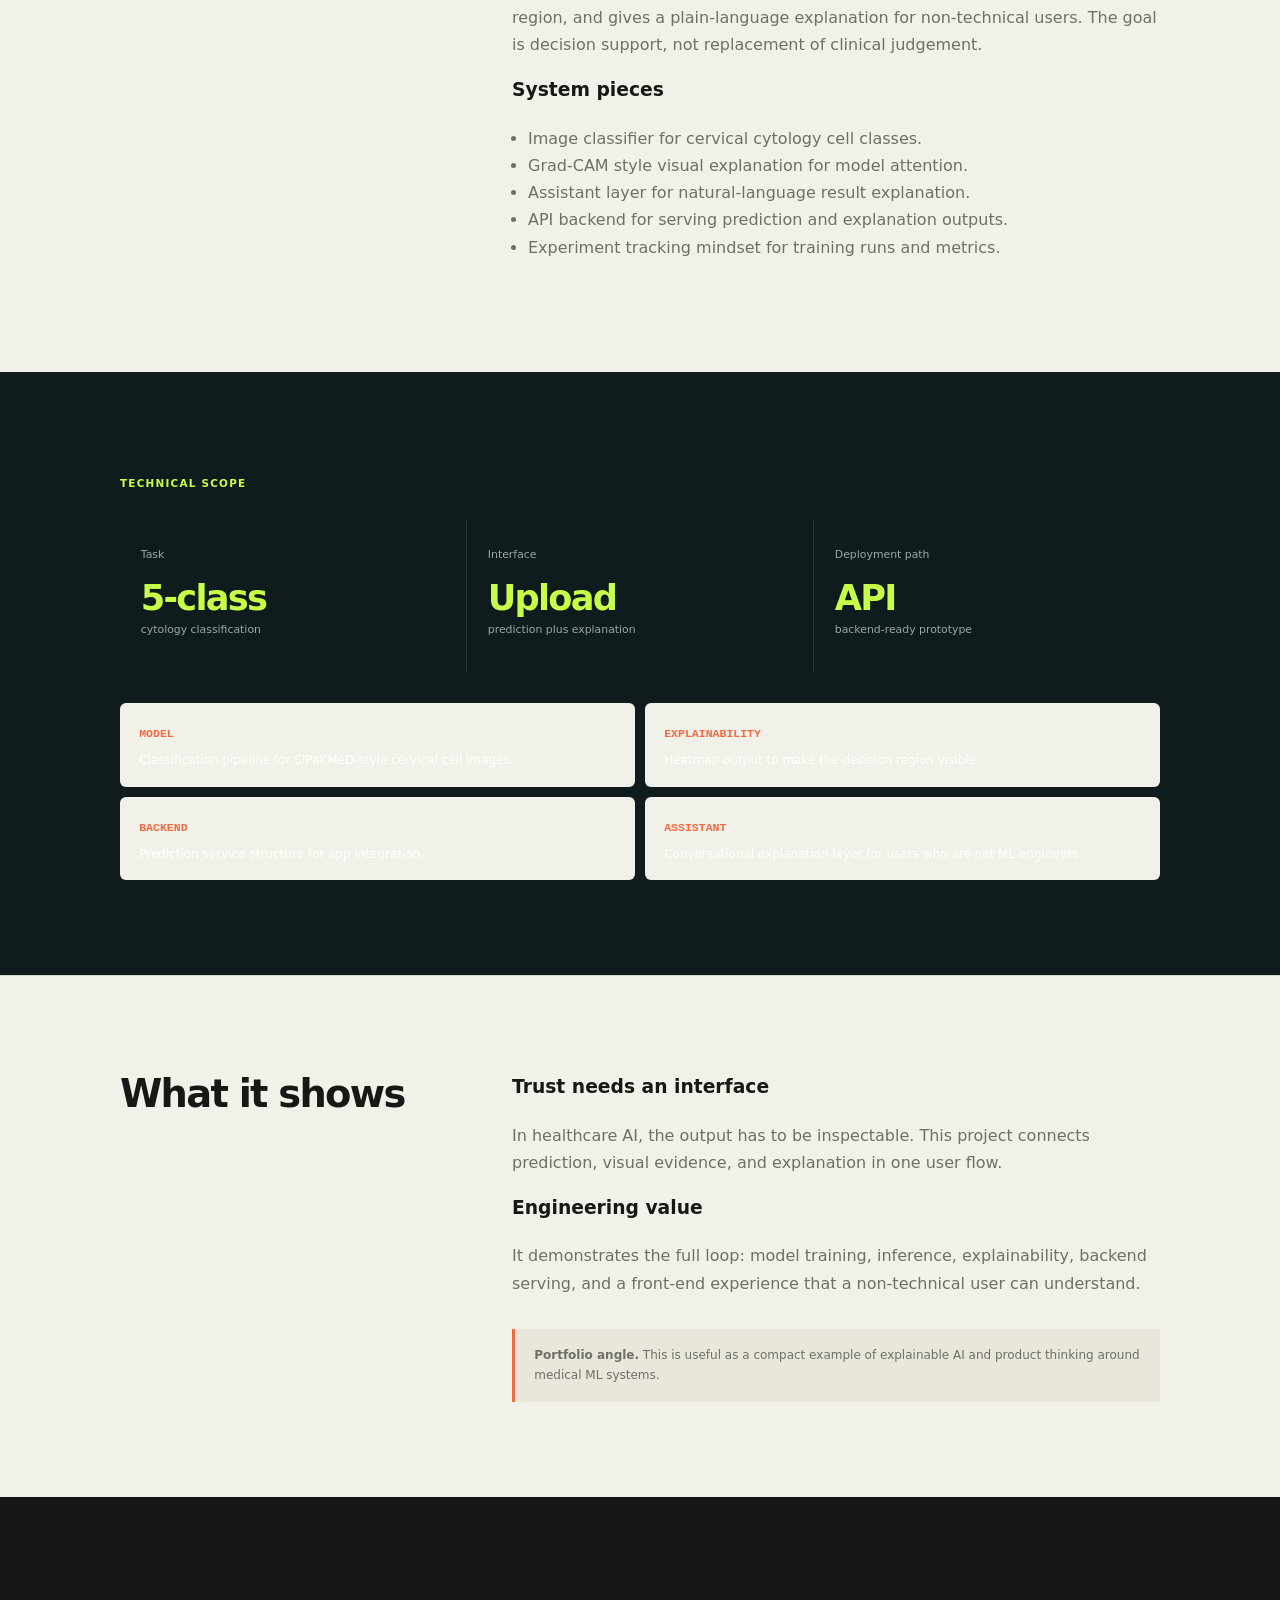
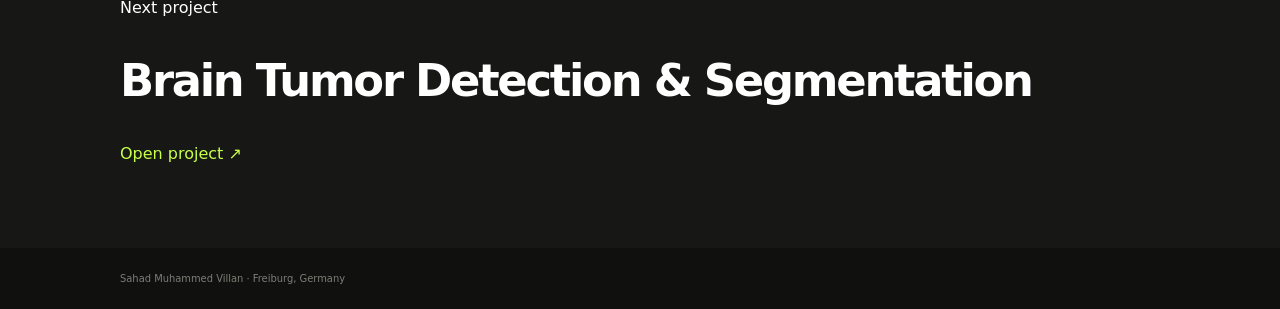
<file: projects/cervical-cancer-ml-app/index.html>
<!doctype html>
<html lang="en">
<head>
  <meta charset="utf-8">
  <meta name="viewport" content="width=device-width,initial-scale=1">
  <meta name="description" content="Cervical cancer ML app prototype for cytology image classification, explainability, and accessible result explanation by Sahad Muhammed Villan.">
  <title>Cervical Cancer ML App | Sahad Muhammed Villan</title>
  <link rel="stylesheet" href="../project.css">
</head>
<body>
  <header><div class="shell nav"><a class="brand" href="../../index.html">S<span>/</span></a><a class="back" href="../../index.html#work">← All projects</a></div></header>
  <main>
    <section class="hero"><div class="shell">
      <p class="eyebrow">EXPLAINABLE HEALTHCARE AI · PROJECT 06</p>
      <h1>Cervical Cancer ML App</h1>
      <p>A small end-to-end prototype that makes cytology image classification easier to inspect, explain, and serve through an app interface.</p>
      <div class="tags"><span>Cervical cytology</span><span>Image classification</span><span>Grad-CAM</span><span>FastAPI</span><span>Conversational UI</span><a href="https://github.com/sahadvillan/cervical-cancer-explinability" target="_blank" rel="noreferrer">GitHub ↗</a></div>
    </div></section>

    <section class="media-section"><div class="shell">
      <p class="eyebrow">APP DEMO</p>
      <div class="video-grid">
        <figure class="video-card">
          <video controls playsinline preload="metadata" poster="cervical-cancer-app-poster.jpg">
            <source src="cervical-cancer-app-demo.mp4" type="video/mp4">
          </video>
          <figcaption><strong>Screen recording</strong><span>Upload, prediction, visual explanation, and assistant flow.</span></figcaption>
        </figure>
      </div>
    </div></section>

    <section class="section"><div class="shell grid">
      <h2>The project</h2>
      <div class="content">
        <p class="lead">The idea was simple: a model should not only return a class label. It should show why the result was produced.</p>
        <p>The app takes a cervical cell image, runs classification, visualizes the influential region, and gives a plain-language explanation for non-technical users. The goal is decision support, not replacement of clinical judgement.</p>
        <h3>System pieces</h3>
        <ul><li>Image classifier for cervical cytology cell classes.</li><li>Grad-CAM style visual explanation for model attention.</li><li>Assistant layer for natural-language result explanation.</li><li>API backend for serving prediction and explanation outputs.</li><li>Experiment tracking mindset for training runs and metrics.</li></ul>
      </div>
    </div></section>

    <section class="evidence-section"><div class="shell">
      <p class="eyebrow">TECHNICAL SCOPE</p>
      <div class="metric-grid">
        <article><span>Task</span><strong>5-class</strong><span>cytology classification</span></article>
        <article><span>Interface</span><strong>Upload</strong><span>prediction plus explanation</span></article>
        <article><span>Deployment path</span><strong>API</strong><span>backend-ready prototype</span></article>
      </div>
      <div class="module-grid">
        <article><code>MODEL</code><p>Classification pipeline for SIPaKMeD-style cervical cell images.</p></article>
        <article><code>EXPLAINABILITY</code><p>Heatmap output to make the decision region visible.</p></article>
        <article><code>BACKEND</code><p>Prediction service structure for app integration.</p></article>
        <article><code>ASSISTANT</code><p>Conversational explanation layer for users who are not ML engineers.</p></article>
      </div>
    </div></section>

    <section class="section"><div class="shell grid">
      <h2>What it shows</h2>
      <div class="content">
        <h3>Trust needs an interface</h3>
        <p>In healthcare AI, the output has to be inspectable. This project connects prediction, visual evidence, and explanation in one user flow.</p>
        <h3>Engineering value</h3>
        <p>It demonstrates the full loop: model training, inference, explainability, backend serving, and a front-end experience that a non-technical user can understand.</p>
        <div class="status"><b>Portfolio angle.</b> This is useful as a compact example of explainable AI and product thinking around medical ML systems.</div>
      </div>
    </div></section>

    <section class="next"><div class="shell"><p>Next project</p><h2>Brain Tumor Detection &amp; Segmentation</h2><a href="../brain-tumor-mri/index.html">Open project ↗</a></div></section>
  </main>
  <footer><div class="shell">Sahad Muhammed Villan · Freiburg, Germany</div></footer>
</body>
</html>
</file>
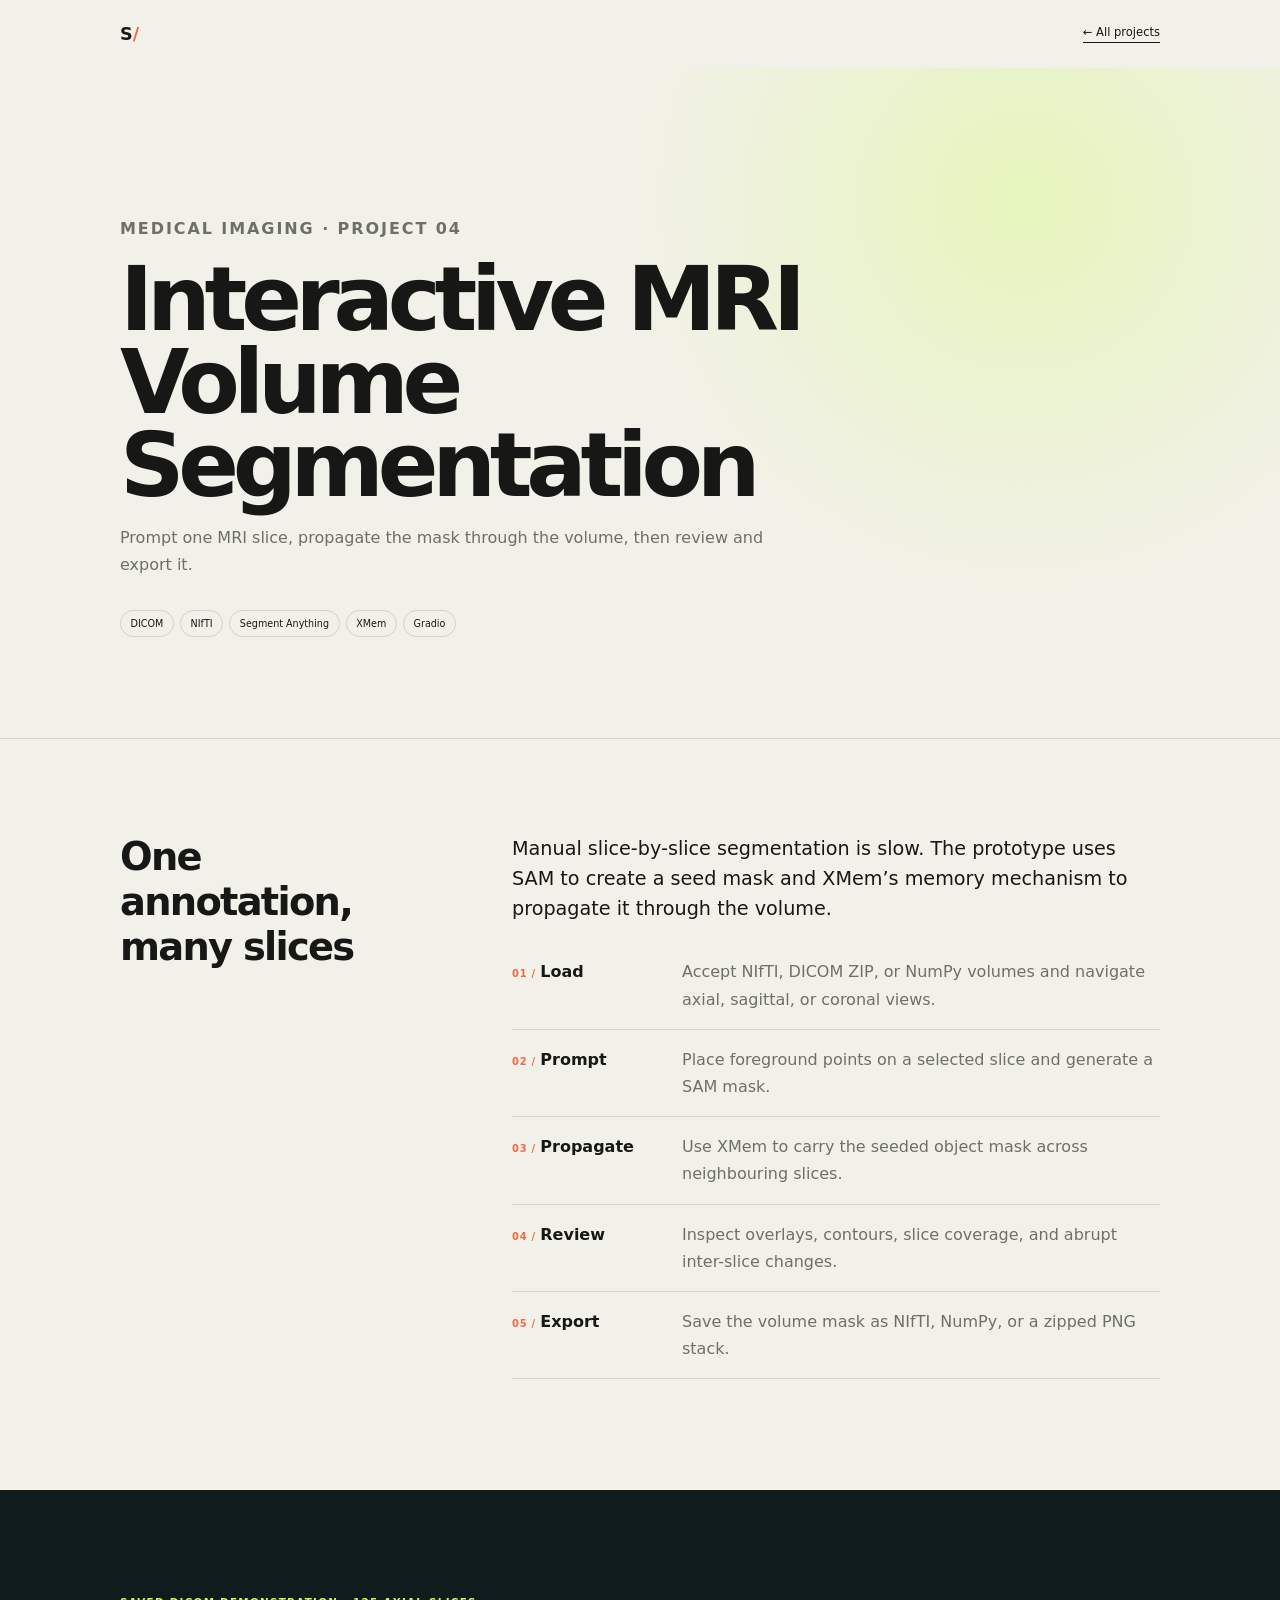
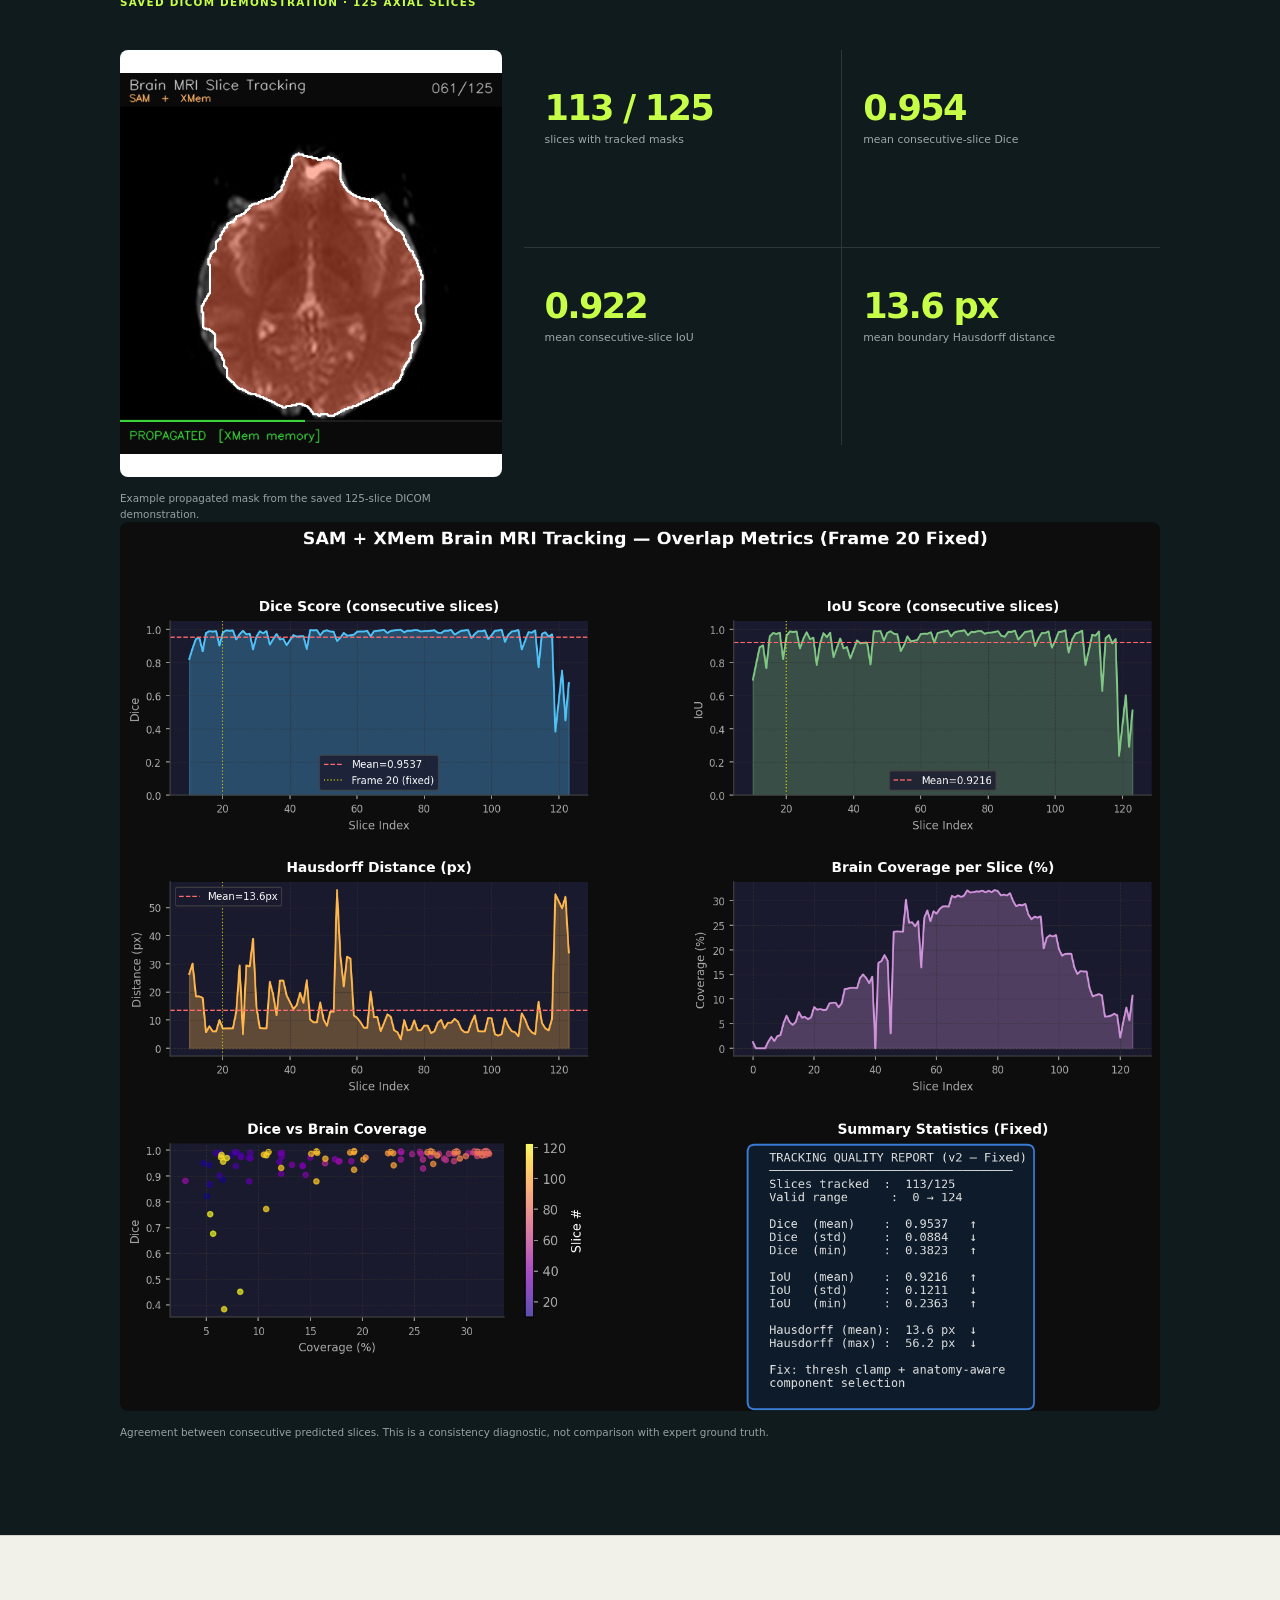
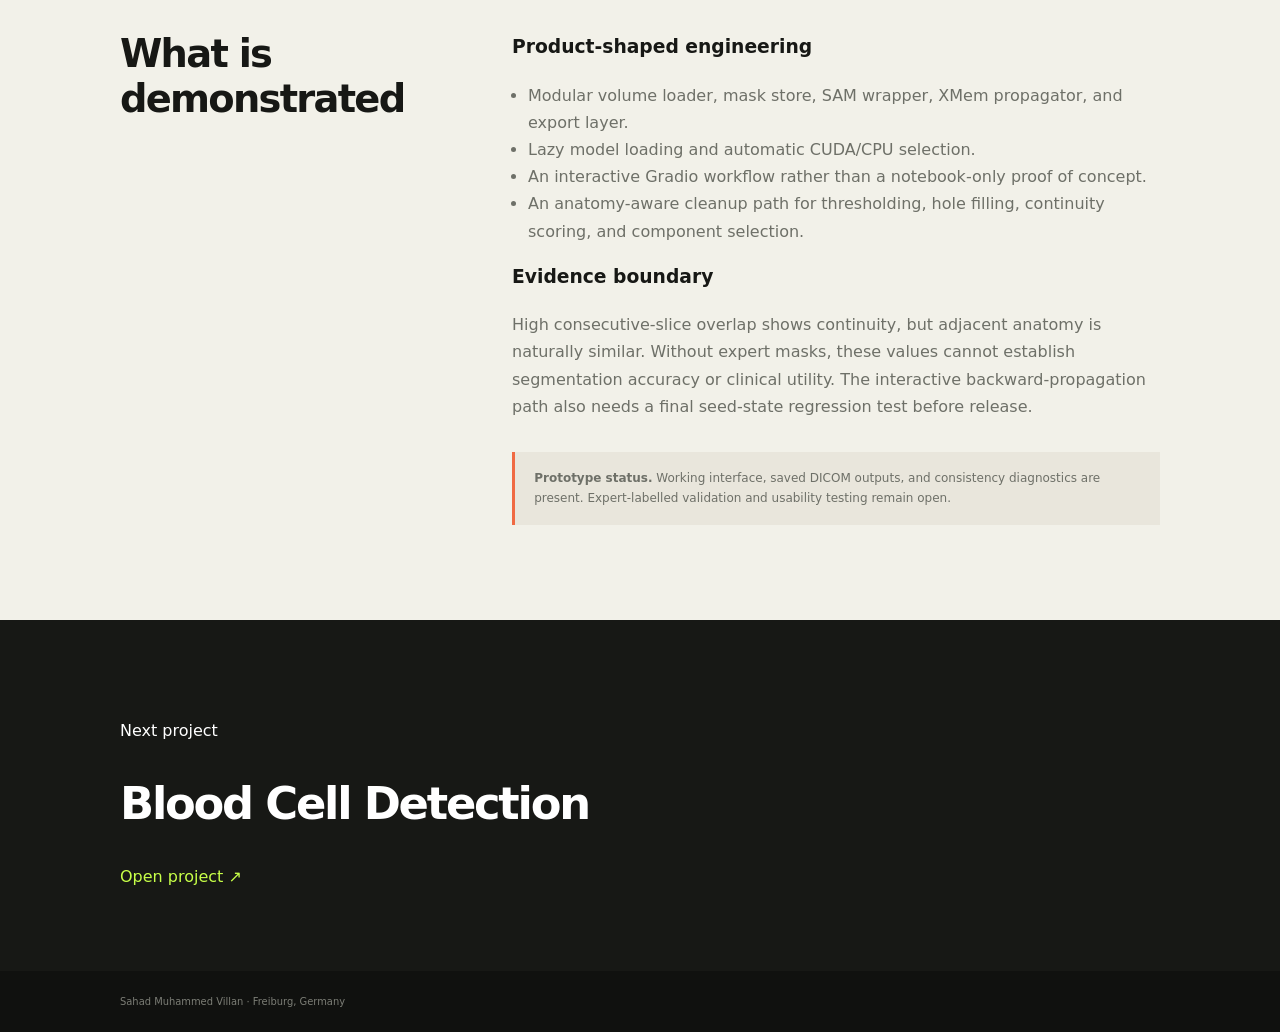
<file: projects/mri-volume-propagation/index.html>
<!doctype html>
<html lang="en">
<head>
  <meta charset="utf-8">
  <meta name="viewport" content="width=device-width,initial-scale=1">
  <meta name="description" content="Interactive MRI volume segmentation and slice propagation using SAM, XMem, DICOM, and Gradio by Sahad Muhammed Villan.">
  <title>Interactive MRI Volume Segmentation | Sahad Muhammed Villan</title>
  <link rel="stylesheet" href="../project.css">
</head>
<body>
  <header><div class="shell nav"><a class="brand" href="../../index.html">S<span>/</span></a><a class="back" href="../../index.html#work">← All projects</a></div></header>
  <main>
    <section class="hero"><div class="shell">
      <p class="eyebrow">MEDICAL IMAGING · PROJECT 04</p>
      <h1>Interactive MRI Volume Segmentation</h1>
      <p>Prompt one MRI slice, propagate the mask through the volume, then review and export it.</p>
      <div class="tags"><span>DICOM</span><span>NIfTI</span><span>Segment Anything</span><span>XMem</span><span>Gradio</span></div>
    </div></section>

    <section class="section"><div class="shell grid">
      <h2>One annotation, many slices</h2>
      <div class="content">
        <p class="lead">Manual slice-by-slice segmentation is slow. The prototype uses SAM to create a seed mask and XMem’s memory mechanism to propagate it through the volume.</p>
        <ol class="steps">
          <li><b>Load</b><span>Accept NIfTI, DICOM ZIP, or NumPy volumes and navigate axial, sagittal, or coronal views.</span></li>
          <li><b>Prompt</b><span>Place foreground points on a selected slice and generate a SAM mask.</span></li>
          <li><b>Propagate</b><span>Use XMem to carry the seeded object mask across neighbouring slices.</span></li>
          <li><b>Review</b><span>Inspect overlays, contours, slice coverage, and abrupt inter-slice changes.</span></li>
          <li><b>Export</b><span>Save the volume mask as NIfTI, NumPy, or a zipped PNG stack.</span></li>
        </ol>
      </div>
    </div></section>

    <section class="evidence-section"><div class="shell">
      <p class="eyebrow">SAVED DICOM DEMONSTRATION · 125 AXIAL SLICES</p>
      <div class="visual-grid">
        <figure class="evidence-figure"><img src="../../assets/mri-propagation-frame.png" alt="MRI slice 61 of 125 with a propagated brain-region mask and contour."><figcaption>Example propagated mask from the saved 125-slice DICOM demonstration.</figcaption></figure>
        <div class="metric-grid metric-grid-two">
          <article><strong>113 / 125</strong><span>slices with tracked masks</span></article>
          <article><strong>0.954</strong><span>mean consecutive-slice Dice</span></article>
          <article><strong>0.922</strong><span>mean consecutive-slice IoU</span></article>
          <article><strong>13.6 px</strong><span>mean boundary Hausdorff distance</span></article>
        </div>
      </div>
      <figure class="evidence-figure"><img src="../../assets/mri-propagation-report.png" alt="MRI mask propagation report with consecutive-slice Dice, IoU, Hausdorff distance, coverage, and summary statistics."><figcaption>Agreement between consecutive predicted slices. This is a consistency diagnostic, not comparison with expert ground truth.</figcaption></figure>
    </div></section>

    <section class="section"><div class="shell grid">
      <h2>What is demonstrated</h2>
      <div class="content">
        <h3>Product-shaped engineering</h3>
        <ul><li>Modular volume loader, mask store, SAM wrapper, XMem propagator, and export layer.</li><li>Lazy model loading and automatic CUDA/CPU selection.</li><li>An interactive Gradio workflow rather than a notebook-only proof of concept.</li><li>An anatomy-aware cleanup path for thresholding, hole filling, continuity scoring, and component selection.</li></ul>
        <h3>Evidence boundary</h3>
        <p>High consecutive-slice overlap shows continuity, but adjacent anatomy is naturally similar. Without expert masks, these values cannot establish segmentation accuracy or clinical utility. The interactive backward-propagation path also needs a final seed-state regression test before release.</p>
        <div class="status"><b>Prototype status.</b> Working interface, saved DICOM outputs, and consistency diagnostics are present. Expert-labelled validation and usability testing remain open.</div>
      </div>
    </div></section>

    <section class="next"><div class="shell"><p>Next project</p><h2>Blood Cell Detection</h2><a href="../blood-cell-detection/index.html">Open project ↗</a></div></section>
  </main>
  <footer><div class="shell">Sahad Muhammed Villan · Freiburg, Germany</div></footer>
</body>
</html>
</file>
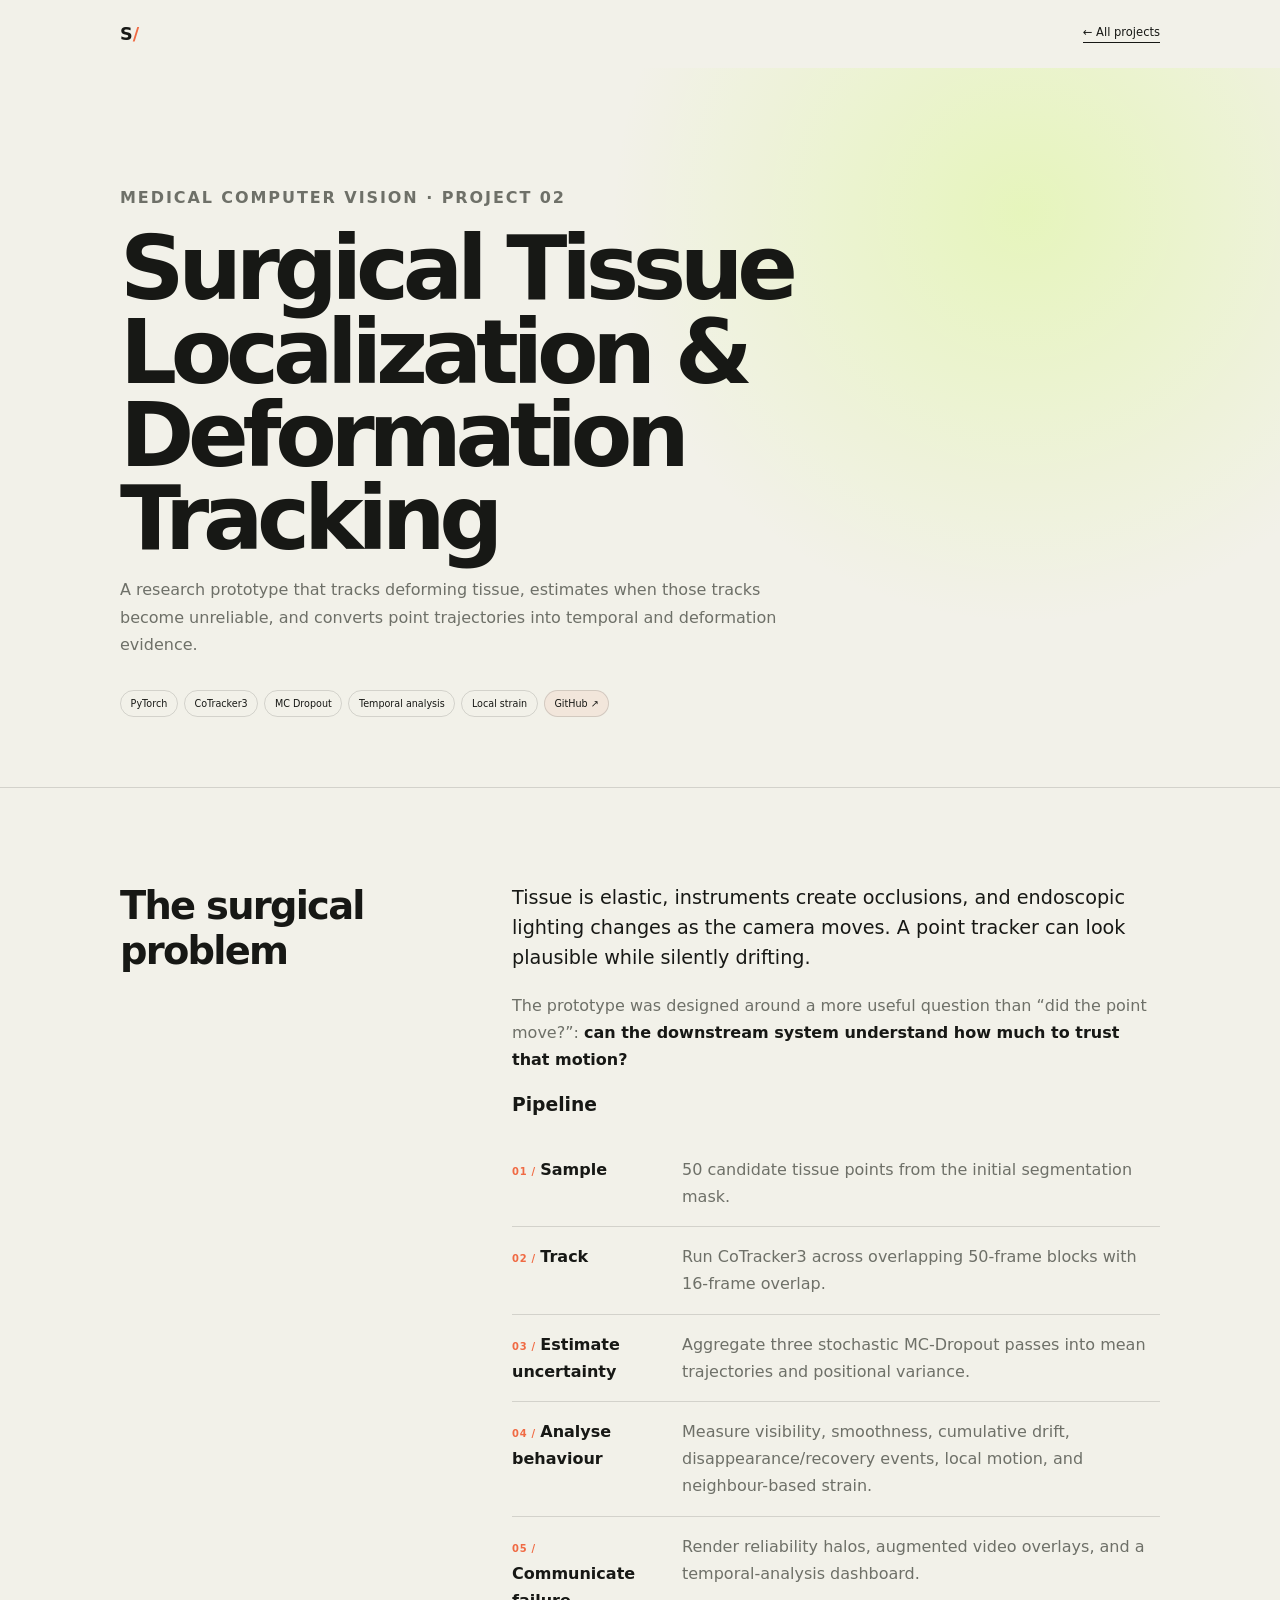
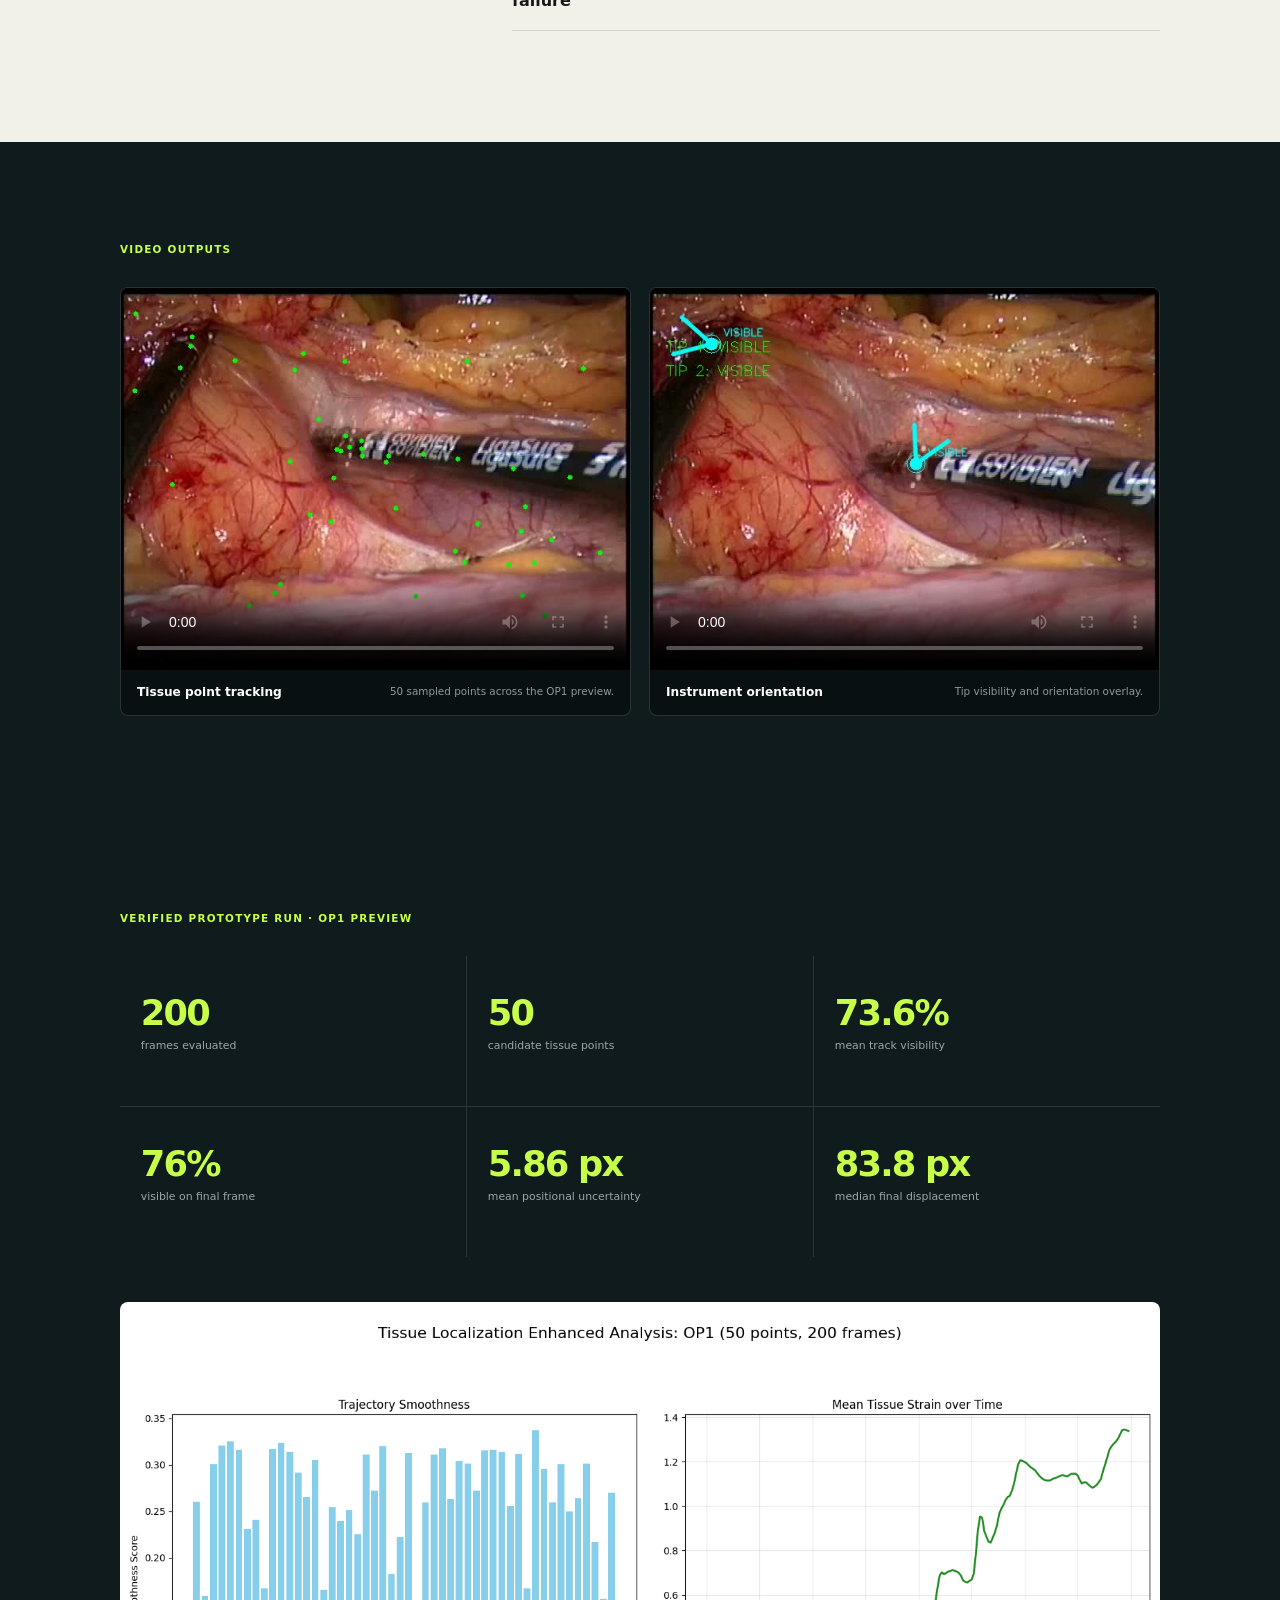
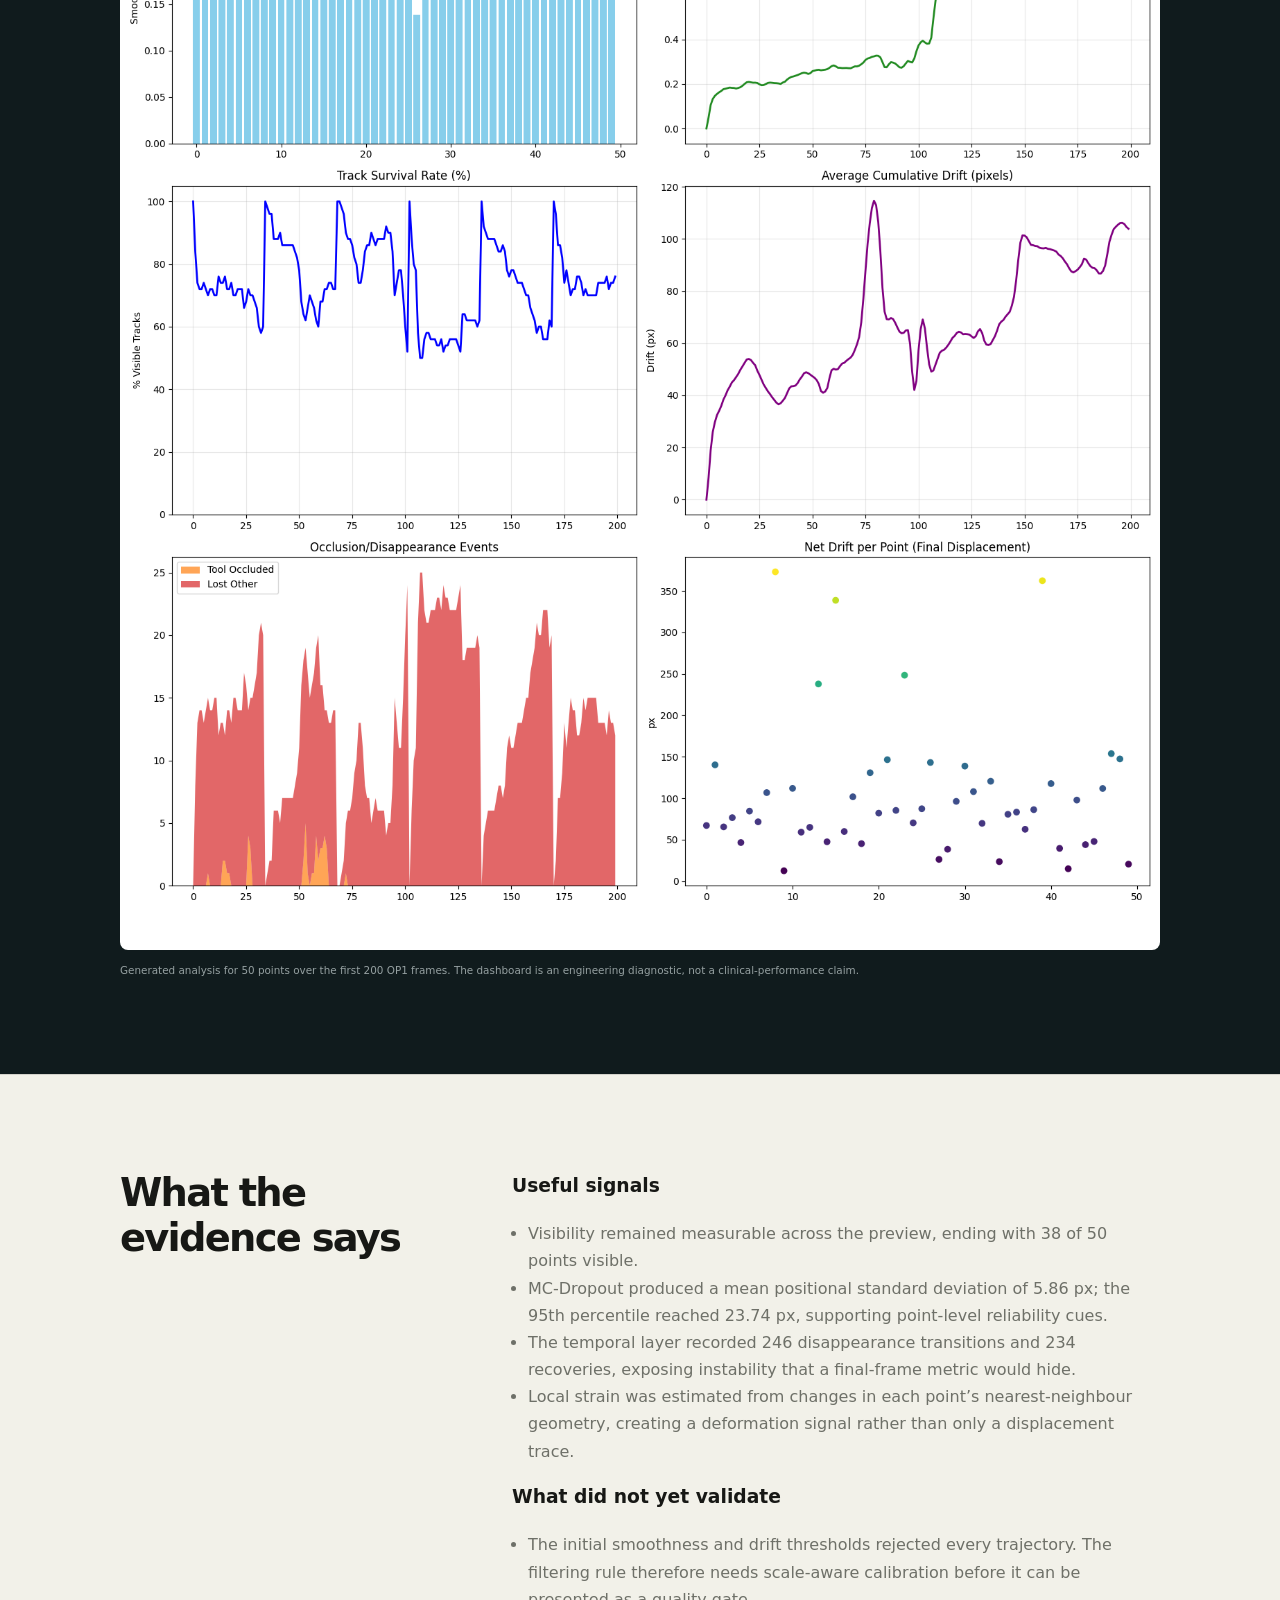
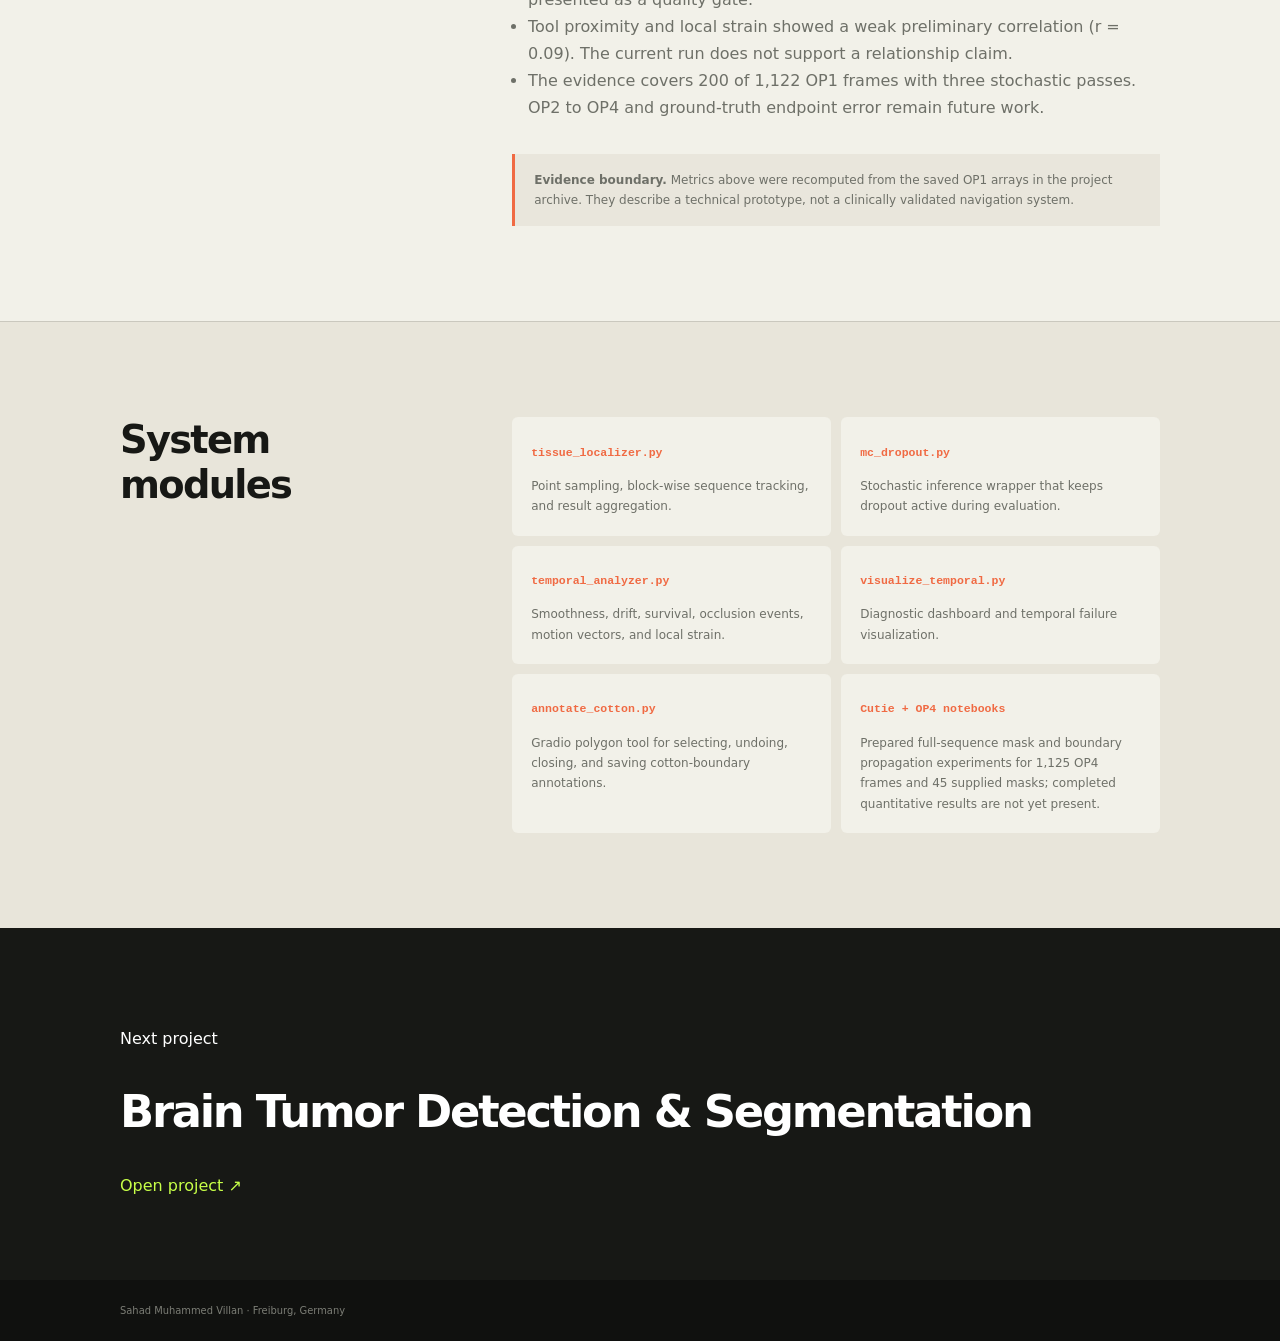
<file: projects/surgical-tissue-tracking/index.html>
<!doctype html>
<html lang="en">
<head>
  <meta charset="utf-8">
  <meta name="viewport" content="width=device-width,initial-scale=1">
  <meta name="description" content="A CoTracker3 and MC-Dropout prototype for surgical tissue localization, deformation tracking, and temporal failure analysis by Sahad Muhammed Villan.">
  <title>Surgical Tissue Tracking | Sahad Muhammed Villan</title>
  <link rel="stylesheet" href="../project.css">
</head>
<body>
  <header><div class="shell nav"><a class="brand" href="../../index.html">S<span>/</span></a><a class="back" href="../../index.html#work">← All projects</a></div></header>
  <main>
    <section class="hero"><div class="shell">
      <p class="eyebrow">MEDICAL COMPUTER VISION · PROJECT 02</p>
      <h1>Surgical Tissue Localization &amp; Deformation Tracking</h1>
      <p>A research prototype that tracks deforming tissue, estimates when those tracks become unreliable, and converts point trajectories into temporal and deformation evidence.</p>
      <div class="tags"><span>PyTorch</span><span>CoTracker3</span><span>MC Dropout</span><span>Temporal analysis</span><span>Local strain</span><a href="https://github.com/sahadvillan/Tissue_Localization" target="_blank" rel="noreferrer">GitHub ↗</a></div>
    </div></section>

    <section class="section"><div class="shell grid">
      <h2>The surgical problem</h2>
      <div class="content">
        <p class="lead">Tissue is elastic, instruments create occlusions, and endoscopic lighting changes as the camera moves. A point tracker can look plausible while silently drifting.</p>
        <p>The prototype was designed around a more useful question than “did the point move?”: <strong>can the downstream system understand how much to trust that motion?</strong></p>
        <h3>Pipeline</h3>
        <ol class="steps">
          <li><b>Sample</b><span>50 candidate tissue points from the initial segmentation mask.</span></li>
          <li><b>Track</b><span>Run CoTracker3 across overlapping 50-frame blocks with 16-frame overlap.</span></li>
          <li><b>Estimate uncertainty</b><span>Aggregate three stochastic MC-Dropout passes into mean trajectories and positional variance.</span></li>
          <li><b>Analyse behaviour</b><span>Measure visibility, smoothness, cumulative drift, disappearance/recovery events, local motion, and neighbour-based strain.</span></li>
          <li><b>Communicate failure</b><span>Render reliability halos, augmented video overlays, and a temporal-analysis dashboard.</span></li>
        </ol>
      </div>
    </div></section>

    <section class="media-section"><div class="shell">
      <p class="eyebrow">VIDEO OUTPUTS</p>
      <div class="video-grid">
        <figure class="video-card">
          <video controls playsinline preload="metadata" poster="op1_standard_tracking_poster.jpg">
            <source src="op1_standard_tracking_web.mp4" type="video/mp4">
            Your browser does not support embedded video.
          </video>
          <figcaption><strong>Tissue point tracking</strong><span>50 sampled points across the OP1 preview.</span></figcaption>
        </figure>
        <figure class="video-card">
          <video controls playsinline preload="metadata" poster="phantom_view_op1_poster.jpg">
            <source src="phantom_view_op1_web.mp4" type="video/mp4">
            Your browser does not support embedded video.
          </video>
          <figcaption><strong>Instrument orientation</strong><span>Tip visibility and orientation overlay.</span></figcaption>
        </figure>
      </div>
    </div></section>

    <section class="evidence-section"><div class="shell">
      <p class="eyebrow">VERIFIED PROTOTYPE RUN · OP1 PREVIEW</p>
      <div class="metric-grid">
        <article><strong>200</strong><span>frames evaluated</span></article>
        <article><strong>50</strong><span>candidate tissue points</span></article>
        <article><strong>73.6%</strong><span>mean track visibility</span></article>
        <article><strong>76%</strong><span>visible on final frame</span></article>
        <article><strong>5.86 px</strong><span>mean positional uncertainty</span></article>
        <article><strong>83.8 px</strong><span>median final displacement</span></article>
      </div>
      <figure class="evidence-figure">
        <img src="../../assets/tissue-localization-dashboard.png" alt="Six-panel dashboard showing trajectory smoothness, tissue strain, track survival, cumulative drift, disappearance events, and final displacement for the OP1 preview.">
        <figcaption>Generated analysis for 50 points over the first 200 OP1 frames. The dashboard is an engineering diagnostic, not a clinical-performance claim.</figcaption>
      </figure>
    </div></section>

    <section class="section"><div class="shell grid">
      <h2>What the evidence says</h2>
      <div class="content">
        <h3>Useful signals</h3>
        <ul>
          <li>Visibility remained measurable across the preview, ending with 38 of 50 points visible.</li>
          <li>MC-Dropout produced a mean positional standard deviation of 5.86 px; the 95th percentile reached 23.74 px, supporting point-level reliability cues.</li>
          <li>The temporal layer recorded 246 disappearance transitions and 234 recoveries, exposing instability that a final-frame metric would hide.</li>
          <li>Local strain was estimated from changes in each point’s nearest-neighbour geometry, creating a deformation signal rather than only a displacement trace.</li>
        </ul>
        <h3>What did not yet validate</h3>
        <ul>
          <li>The initial smoothness and drift thresholds rejected every trajectory. The filtering rule therefore needs scale-aware calibration before it can be presented as a quality gate.</li>
          <li>Tool proximity and local strain showed a weak preliminary correlation (r = 0.09). The current run does not support a relationship claim.</li>
          <li>The evidence covers 200 of 1,122 OP1 frames with three stochastic passes. OP2 to OP4 and ground-truth endpoint error remain future work.</li>
        </ul>
        <div class="status"><b>Evidence boundary.</b> Metrics above were recomputed from the saved OP1 arrays in the project archive. They describe a technical prototype, not a clinically validated navigation system.</div>
      </div>
    </div></section>

    <section class="section compact-section"><div class="shell grid">
      <h2>System modules</h2>
      <div class="content module-grid">
        <article><code>tissue_localizer.py</code><p>Point sampling, block-wise sequence tracking, and result aggregation.</p></article>
        <article><code>mc_dropout.py</code><p>Stochastic inference wrapper that keeps dropout active during evaluation.</p></article>
        <article><code>temporal_analyzer.py</code><p>Smoothness, drift, survival, occlusion events, motion vectors, and local strain.</p></article>
        <article><code>visualize_temporal.py</code><p>Diagnostic dashboard and temporal failure visualization.</p></article>
        <article><code>annotate_cotton.py</code><p>Gradio polygon tool for selecting, undoing, closing, and saving cotton-boundary annotations.</p></article>
        <article><code>Cutie + OP4 notebooks</code><p>Prepared full-sequence mask and boundary propagation experiments for 1,125 OP4 frames and 45 supplied masks; completed quantitative results are not yet present.</p></article>
      </div>
    </section>

    <section class="next"><div class="shell"><p>Next project</p><h2>Brain Tumor Detection &amp; Segmentation</h2><a href="../brain-tumor-mri/index.html">Open project ↗</a></div></section>
  </main>
  <footer><div class="shell">Sahad Muhammed Villan · Freiburg, Germany</div></footer>
</body>
</html>
</file>
<file: styles.css>
:root { --ink:#171815; --muted:#777971; --paper:#f2f1e9; --cream:#e8e5da; --acid:#c7ff48; --orange:#f06a43; --line:rgba(23,24,21,.14); --shell:min(1200px,calc(100vw - 52px)); }
*{box-sizing:border-box}html{scroll-behavior:smooth}body{margin:0;color:var(--ink);background:var(--paper);font-family:Inter,ui-sans-serif,system-ui,-apple-system,BlinkMacSystemFont,"Segoe UI",sans-serif;-webkit-font-smoothing:antialiased}a{color:inherit;text-decoration:none}.shell{width:var(--shell);margin-inline:auto}.sr-only{position:absolute;width:1px;height:1px;padding:0;margin:-1px;overflow:hidden;clip:rect(0,0,0,0);white-space:nowrap;border:0}.skip-link{position:fixed;left:1rem;top:-4rem;z-index:300;padding:.7rem 1rem;background:var(--acid);border-radius:7px}.skip-link:focus{top:1rem}.cursor-glow{position:fixed;z-index:-1;width:450px;height:450px;border-radius:50%;background:rgba(199,255,72,.12);filter:blur(65px);transform:translate(-50%,-50%);pointer-events:none}
main{display:flex;flex-direction:column}#top{order:1}#experience{order:2}#work{order:3}#credentials{order:4}#contact{order:5}
.project-actions{display:flex;flex-wrap:wrap;gap:1rem;align-items:center}.project-actions a{font-size:.72rem;font-weight:780}.project-actions a:last-child{color:#66685f}
.hero{min-height:760px!important;padding:145px 0 45px!important}.hero-grid{align-items:center!important}.hero-copy{align-self:end;padding-bottom:58px}.hero h1{max-width:720px!important;margin:1.2rem 0 0!important;font-size:clamp(3.6rem,6vw,6.7rem)!important;line-height:.92!important;letter-spacing:-.07em!important}.hero-intro{max-width:560px!important;margin:1.6rem 0 1.4rem!important}.hero-foot{margin-top:45px!important}
@media(max-width:950px){.hero{min-height:auto!important}.hero-copy{padding-bottom:0}.hero-foot{margin-top:55px!important}}
.header{position:fixed;inset:0 0 auto;z-index:100;transition:background .2s,border-color .2s}.header.scrolled{background:rgba(242,241,233,.9);border-bottom:1px solid var(--line);backdrop-filter:blur(18px)}.nav-row{min-height:76px;display:flex;align-items:center;justify-content:space-between}.monogram{font-size:1.25rem;font-weight:850;letter-spacing:-.05em}.monogram span{color:var(--orange)}nav{display:flex;gap:2rem;align-items:center;font-size:.78rem;font-weight:650}nav a:hover{opacity:.55}.nav-contact{padding:.65rem .95rem;border:1px solid var(--ink);border-radius:999px}.menu{display:none;width:42px;height:42px;border:0;background:none}.menu i{display:block;width:22px;height:1px;margin:7px auto;background:var(--ink)}
.hero{min-height:900px;padding:180px 0 45px;background:radial-gradient(circle at 86% 14%,rgba(199,255,72,.3),transparent 28%),var(--paper)}.hero-grid{display:grid;grid-template-columns:1.35fr .65fr;gap:90px;align-items:end}.overline{font-size:.68rem;font-weight:780;letter-spacing:.12em;text-transform:uppercase}.overline span{display:inline-block;width:32px;height:1px;margin:0 9px 3px 0;background:var(--ink)}.hero h1{max-width:930px;margin:1.3rem 0 0;font-size:clamp(3.8rem,7vw,7.6rem);line-height:.92;letter-spacing:-.075em;font-weight:600}.hero h1 em{color:var(--orange);font-family:Georgia,serif;font-weight:400}.hero-intro{max-width:690px;margin:2rem 0;color:#5f615a;font-size:1.03rem;line-height:1.7}.hero-actions{display:flex;gap:.7rem;flex-wrap:wrap}.button{display:inline-flex;align-items:center;justify-content:center;gap:.8rem;min-height:50px;padding:.75rem 1.1rem;border-radius:8px;font-size:.78rem;font-weight:750}.button-dark{color:white;background:var(--ink)}.button-line{border:1px solid var(--ink)}.hero-aside{padding:1.4rem;border-top:1px solid var(--ink);border-bottom:1px solid var(--line)}.availability{display:flex;align-items:center;gap:.55rem;font-size:.72rem;font-weight:750}.availability i{width:8px;height:8px;border-radius:50%;background:#51a262;box-shadow:0 0 0 5px rgba(81,162,98,.12)}.hero-aside dl{margin:2.3rem 0}.hero-aside dl div{display:grid;grid-template-columns:90px 1fr;padding:.65rem 0;border-bottom:1px solid var(--line)}dt{color:var(--muted);font-size:.65rem}dd{margin:0;font-size:.72rem;font-weight:700}.hero-code{padding:1rem;color:#b7f349;background:var(--ink);font-family:ui-monospace,SFMono-Regular,Consolas,monospace;font-size:.62rem}.hero-code span{display:inline-block;width:28px;color:#66685f}.hero-code code{display:inline-block;margin:.3rem 0}.hero-foot{display:grid;grid-template-columns:auto 1fr auto;gap:1.5rem;align-items:center;margin-top:115px;color:#7d7f77;font-size:.58rem;font-weight:750;letter-spacing:.1em}.scroll-line{height:1px;overflow:hidden;background:var(--line)}.scroll-line i{display:block;width:20%;height:100%;background:var(--ink);animation:scan 3s infinite}@keyframes scan{from{transform:translateX(-100%)}to{transform:translateX(500%)}}
.section{padding:120px 0}.section-head{display:grid;grid-template-columns:.45fr 1.55fr;gap:3rem;align-items:start;margin-bottom:70px}.section-head>div{display:flex;gap:1.2rem;align-items:center}.section-head p{margin:0;font-size:.72rem;font-weight:750;text-transform:uppercase;letter-spacing:.09em}.section-number{display:grid;place-items:center;width:34px;height:34px;border:1px solid var(--ink);border-radius:50%;font-size:.6rem;font-weight:800}.section-head h2{max-width:800px;margin:0;font-size:clamp(2.4rem,4.2vw,4.6rem);line-height:1.02;letter-spacing:-.055em;font-weight:590}.work-section{background:var(--cream)}.project-featured{display:grid;grid-template-columns:1.45fr .55fr;gap:38px;padding-bottom:75px;border-bottom:1px solid var(--line)}.project-visual{position:relative;min-height:570px;display:grid;place-items:center;overflow:hidden;border-radius:14px;background:#092f37}.or-grid{position:absolute;inset:0;opacity:.12;background-image:linear-gradient(rgba(255,255,255,.3) 1px,transparent 1px),linear-gradient(90deg,rgba(255,255,255,.3) 1px,transparent 1px);background-size:50px 50px}.or-window{position:relative;width:82%;overflow:hidden;border:1px solid rgba(255,255,255,.16);border-radius:12px;background:#f1f5f3;box-shadow:0 35px 80px rgba(0,0,0,.35);transform:rotate(-2deg)}.or-top{height:34px;display:flex;align-items:center;gap:5px;padding:0 10px;color:#6e8588;background:white;font-size:.46rem}.or-top i{width:6px;height:6px;border-radius:50%;background:#c7d4d3}.or-top i:first-child{background:var(--orange)}.or-top span{margin-left:8px}.or-content{min-height:310px;display:grid;grid-template-columns:58px 1fr}.or-content aside{padding:17px 12px;color:#63d0c0;background:#103a43}.or-content aside b{font-size:.65rem}.or-content aside i{display:block;width:24px;height:8px;margin-top:22px;border-radius:3px;background:rgba(255,255,255,.16)}.or-content main{padding:20px;color:#142d33}.or-content main small{color:#1d8c87;font-size:.42rem;font-weight:850}.or-content main h3{margin:.5rem 0 1rem;font-size:1.1rem}.or-metrics{display:grid;grid-template-columns:repeat(3,1fr);gap:6px}.or-metrics i{padding:8px;border:1px solid #dae5e3;border-radius:5px;background:white;font-style:normal}.or-metrics span,.or-metrics b{display:block}.or-metrics span{color:#7e9295;font-size:.34rem}.or-metrics b{margin-top:4px;font-size:.8rem}.or-timeline{height:12px;display:flex;margin-top:16px;overflow:hidden;border-radius:4px}.or-timeline i{flex:1;background:#3e8793}.or-timeline i:nth-child(2){flex:1.5;background:#65aaa5}.or-timeline i:nth-child(3){background:#dfa03b}.or-timeline i:nth-child(4){flex:1.6;background:#dd725e}.or-timeline i:nth-child(5){background:#9370a3}.or-timeline i:nth-child(6){background:#718e5c}.or-content svg{width:100%;margin-top:15px}.or-area{fill:rgba(25,148,136,.11)}.or-line{fill:none;stroke:#1b978d;stroke-width:3}.project-open{position:absolute;right:20px;bottom:18px;padding:.55rem .75rem;color:white;border:1px solid rgba(255,255,255,.25);border-radius:999px;font-size:.62rem}.project-copy{padding-top:1rem}.project-meta{display:flex;justify-content:space-between;color:#777970;font-size:.58rem;font-weight:800;letter-spacing:.08em}.project-copy h3{margin:4rem 0 .8rem;font-size:2.5rem;letter-spacing:-.05em}.project-copy p{color:#66685f;line-height:1.6}.project-copy ul{display:flex;flex-wrap:wrap;gap:5px;padding:0;margin:1.5rem 0 2.3rem;list-style:none}.project-copy li{padding:.4rem .55rem;border:1px solid var(--line);border-radius:999px;font-size:.58rem}.project-copy>a{font-size:.72rem;font-weight:780}.project-placeholder{display:grid;grid-template-columns:.4fr 1.6fr;gap:3rem;padding:2.2rem 0;color:#777970;border-bottom:1px solid var(--line)}.project-placeholder span{font-size:.62rem;font-weight:800;letter-spacing:.09em}.project-placeholder p{max-width:690px;margin:0;font-size:.8rem;line-height:1.6}.project-placeholder code{color:var(--ink)}
.experience-section{background:var(--paper)}.experience-layout{display:grid;grid-template-columns:1.4fr .6fr;gap:70px}.timeline{border-top:1px solid var(--ink)}.empty-state{padding:3rem 0;border-bottom:1px solid var(--line)}.empty-state span{color:var(--orange);font-size:.6rem;font-weight:850;letter-spacing:.1em}.empty-state h3{margin:1rem 0 .5rem;font-size:1.5rem}.empty-state p{max-width:650px;color:var(--muted);font-size:.8rem;line-height:1.65}.experience-item{display:grid;grid-template-columns:150px 1fr;padding:2rem 0;border-bottom:1px solid var(--line)}.experience-item time{color:var(--muted);font-size:.68rem}.experience-item h3{margin:0;font-size:1.2rem}.experience-item h3 span{display:block;margin-top:.3rem;color:var(--muted);font-size:.7rem;font-weight:500}.experience-item ul{padding-left:1rem;color:#5f615a;font-size:.77rem;line-height:1.65}.capability-panel{padding:1.5rem;color:white;background:var(--ink);border-radius:10px}.panel-label{display:block;margin-bottom:2rem;color:var(--acid);font-size:.58rem;font-weight:850;letter-spacing:.1em}.capability-panel div{display:grid;grid-template-columns:33px 1fr;gap:.6rem;padding:1rem 0;border-bottom:1px solid rgba(255,255,255,.13)}.capability-panel b{color:#75776f;font-size:.6rem}.capability-panel p{margin:0;font-size:.75rem}.credentials-section{background:#dfe3d7}.credential-grid{display:grid;grid-template-columns:repeat(3,1fr);gap:12px}.credential-card{min-height:330px;padding:1.4rem;background:var(--paper);border-radius:10px}.document-icon{position:relative;width:76px;height:95px;margin-bottom:2.2rem;border:1px solid var(--ink);border-radius:3px}.document-icon::after{content:"";position:absolute;right:-1px;top:-1px;width:19px;height:19px;background:linear-gradient(45deg,transparent 49%,var(--ink) 50%,var(--ink) 53%,var(--paper) 54%)}.document-icon i{display:block;width:45px;height:1px;margin:17px 13px;background:#9a9c94}.document-icon i:nth-child(2){width:35px}.signed i:last-child{width:24px;height:7px;margin-top:26px;border-bottom:2px solid var(--orange);background:none;transform:rotate(-8deg)}.stamped::before{content:"✓";position:absolute;right:8px;bottom:8px;display:grid;place-items:center;width:26px;height:26px;color:white;background:#51a262;border-radius:50%;font-size:.7rem}.credential-card>span{color:var(--muted);font-size:.56rem;font-weight:850;letter-spacing:.09em}.credential-card h3{margin:.7rem 0;font-size:1.25rem}.credential-card p{color:var(--muted);font-size:.75rem;line-height:1.55}.credential-card>b{display:inline-block;margin-top:1rem;padding:.45rem .55rem;color:#4e514a;border:1px solid var(--line);border-radius:999px;font-size:.56rem}.privacy-note{display:grid;grid-template-columns:150px 1fr;gap:2rem;margin-top:30px;padding:1.2rem;border-left:3px solid var(--orange);background:rgba(255,255,255,.45)}.privacy-note span{font-size:.63rem;font-weight:850;text-transform:uppercase;letter-spacing:.08em}.privacy-note p{margin:0;color:#676960;font-size:.72rem;line-height:1.6}
.about-section{background:var(--paper)}.about-grid{display:grid;grid-template-columns:1fr 1fr;gap:100px}.about-title h2{margin:2rem 0 0;font-size:clamp(3rem,5vw,5.5rem);line-height:.95;letter-spacing:-.065em;font-weight:590}.about-copy .lead{font-size:1.35rem;line-height:1.45;letter-spacing:-.025em}.about-copy>p:not(.lead){color:var(--muted);line-height:1.7}.about-links{display:flex;gap:2rem;margin-top:2rem}.about-links a{padding-bottom:.3rem;border-bottom:1px solid var(--ink);font-size:.72rem;font-weight:750}.contact-section{padding:110px 0;color:white;background:var(--ink)}.contact-grid{display:grid;grid-template-columns:1fr 1fr;gap:80px}.contact-grid p{color:#8d8f88;font-size:.72rem}.contact-grid h2{margin:.6rem 0;font-size:clamp(3rem,5vw,5.4rem);letter-spacing:-.06em}.contact-email{display:flex;justify-content:space-between;padding:1rem 0;border-bottom:1px solid #56584f;color:var(--acid);font-size:1rem}.social-links{display:flex;gap:1.5rem;margin-top:1.5rem;font-size:.7rem}.contact-actions small{display:block;margin-top:1.5rem;color:#73756d;font-size:.58rem}footer{padding:25px 0;background:#0f100e;color:#777970}.footer-row{display:grid;grid-template-columns:1fr auto auto;gap:2rem;align-items:center;font-size:.62rem}.footer-row .monogram{color:white}
.reveal{opacity:0;transform:translateY(18px);transition:opacity .7s,transform .7s}.reveal.visible{opacity:1;transform:none}.delay-one{transition-delay:.1s}.delay-two{transition-delay:.2s}
@media(max-width:950px){.hero-grid,.project-featured,.experience-layout,.about-grid,.contact-grid{grid-template-columns:1fr}.hero{min-height:auto}.hero-aside{max-width:600px;margin-top:2rem}.section-head{grid-template-columns:1fr}.project-copy h3{margin-top:1.5rem}.credential-grid{grid-template-columns:1fr 1fr}.capability-panel{max-width:600px}}
@media(max-width:700px){:root{--shell:min(100% - 28px,1200px)}.menu{display:block}nav{position:fixed;inset:75px 14px auto;display:none;flex-direction:column;align-items:stretch;gap:0;padding:.7rem;background:var(--paper);border:1px solid var(--line);border-radius:10px;box-shadow:0 20px 50px rgba(0,0,0,.15)}nav.open{display:flex}nav a{padding:.8rem}.hero{padding-top:130px}.hero h1{font-size:3.5rem}.hero-foot{grid-template-columns:1fr auto}.hero-foot .scroll-line{display:none}.section{padding:85px 0}.project-visual{min-height:390px}.or-window{width:94%}.credential-grid{grid-template-columns:1fr}.project-placeholder,.privacy-note{grid-template-columns:1fr;gap:.7rem}.footer-row{grid-template-columns:1fr}.section-head h2{font-size:2.65rem}}
@media(prefers-reduced-motion:reduce){html{scroll-behavior:auto}.reveal{opacity:1;transform:none;transition:none}.scroll-line i{animation:none}.cursor-glow{display:none}}

.or-content .or-main{padding:20px;color:#142d33}
.or-content .or-main small{color:#1d8c87;font-size:.42rem;font-weight:850}
.or-content .or-main h3{margin:.5rem 0 1rem;font-size:1.1rem}

.profile-photo{height:330px;margin:0 0 1.4rem;overflow:hidden;border-radius:9px;background:#d9d5c8}
.profile-photo img{display:block;width:100%;height:100%;object-fit:cover;object-position:70% 73%;filter:saturate(.88) contrast(1.03)}
.contact-grid-simple{grid-template-columns:minmax(0,720px);justify-content:end}
.section-head-simple{grid-template-columns:1fr;margin-bottom:45px}
.project-visual.has-video{background:#0d1517}
.project-card-video{position:absolute;inset:0;width:100%;height:100%;object-fit:cover;pointer-events:none}
.project-visual.has-video::after{content:"";position:absolute;inset:0;background:linear-gradient(180deg,transparent 58%,rgba(5,12,14,.42));pointer-events:none}
.project-visual.has-video .project-open{z-index:2}
.project-featured+.project-featured{padding-top:75px}
.project-visual.has-image{background:#172226}
.project-card-image{position:absolute;inset:0;width:100%;height:100%;object-fit:cover}
.project-card-image.contain{padding:7%;object-fit:contain;background:#f4f3ee}
.project-visual.has-image::after,.project-visual-mri::after{content:"";position:absolute;inset:0;background:linear-gradient(180deg,transparent 55%,rgba(5,12,14,.42));pointer-events:none}
.project-visual.has-image .project-open,.project-visual-mri .project-open{z-index:2}
.project-visual-mri{color:white;background:radial-gradient(circle at 70% 25%,#766685 0,transparent 28%),linear-gradient(145deg,#222b42,#57445f)}
.project-visual-label{position:relative;z-index:1;width:70%;padding:2rem;border-left:2px solid var(--acid)}
.project-visual-label small{display:block;margin-bottom:1rem;color:var(--acid);font-size:.65rem;letter-spacing:.12em}
.project-visual-label strong{font-size:clamp(2.4rem,4vw,4.6rem);line-height:.95;letter-spacing:-.055em}

.education-block{margin-top:65px;padding-top:28px;border-top:1px solid var(--line)}
.education-label{color:var(--orange)}
.education-grid{display:grid;grid-template-columns:1fr 1fr;gap:12px}
.education-grid article{min-height:180px;padding:1.4rem;background:var(--cream);border-radius:9px}
.education-grid time{color:var(--muted);font-size:.62rem;font-weight:750}
.education-grid h3{margin:2.4rem 0 .45rem;font-size:1.1rem}
.education-grid p{margin:0;color:var(--muted);font-size:.72rem}
@media(max-width:700px){.education-grid{grid-template-columns:1fr}}
@media(max-width:700px){.profile-photo{height:390px}.profile-photo img{object-position:70% 70%}}
.credential-grid{display:grid;grid-template-columns:repeat(auto-fit,minmax(210px,1fr));gap:12px;align-items:stretch}
.credential-card{min-height:350px;min-width:0}
@media(max-width:950px){.credential-grid{grid-template-columns:1fr 1fr}}
@media(max-width:700px){.credential-grid{grid-template-columns:1fr}}
.credential-grid{display:flex!important;flex-wrap:wrap!important;gap:12px!important;align-items:stretch!important}
.credential-card{flex:1 1 220px!important;max-width:280px!important;min-height:330px!important}
@media(max-width:950px){.credential-card{max-width:none!important;flex-basis:calc(50% - 6px)!important}}
@media(max-width:700px){.credential-card{flex-basis:100%!important}}
.credential-link{display:inline-block;margin-top:1rem;padding:.55rem .75rem;color:var(--ink);border:1px solid var(--ink);border-radius:999px;font-size:.62rem;font-weight:800}
.cv-frame{display:block;width:100%;height:760px;margin-top:18px;border:1px solid var(--line);border-radius:10px;background:var(--paper)}
@media(max-width:700px){.cv-frame{height:560px}}
</file>
<file: projects/project.css>
:root {
  --ink: #171815; --muted: #6e7068; --paper: #f2f1e9;
  --acid: #c7ff48; --orange: #f06a43; --line: rgba(23,24,21,.14);
  --shell: min(1040px, calc(100vw - 48px));
}
* { box-sizing: border-box; }
html { scroll-behavior: smooth; }
body { margin: 0; color: var(--ink); background: var(--paper); font-family: Inter, ui-sans-serif, system-ui, -apple-system, BlinkMacSystemFont, "Segoe UI", sans-serif; }
.shell { width: var(--shell); margin: auto; }
a { color: inherit; text-decoration: none; }
header { padding: 24px 0; }
.nav { display: flex; justify-content: space-between; align-items: center; font-size: .72rem; }
.brand { font-size: 1.1rem; font-weight: 850; }.brand span { color: var(--orange); }
.back { padding-bottom: 3px; border-bottom: 1px solid var(--ink); }
.hero { min-height: 670px; display: grid; align-items: end; padding: 100px 0 70px; background: radial-gradient(circle at 80% 20%, rgba(199,255,72,.28), transparent 35%); }
.eyebrow { font-size: .65rem; font-weight: 850; letter-spacing: .12em; text-transform: uppercase; }
.hero h1 { max-width: 900px; margin: 1rem 0; font-size: clamp(3.5rem,7vw,7rem); line-height: .93; letter-spacing: -.07em; font-weight: 600; }
.hero p { max-width: 680px; color: var(--muted); font-size: 1rem; line-height: 1.7; }
.tags { display: flex; flex-wrap: wrap; gap: 6px; margin-top: 2rem; }
.tags span,.tags a { padding: .45rem .6rem; border: 1px solid var(--line); border-radius: 999px; font-size: .6rem; }
.tags a { color: var(--ink); background: rgba(240,106,67,.08); }
.section { padding: 95px 0; border-top: 1px solid var(--line); }
.grid { display: grid; grid-template-columns: .65fr 1.35fr; gap: 80px; }
.grid h2 { margin: 0; font-size: 2.4rem; letter-spacing: -.045em; }
.content { color: var(--muted); line-height: 1.7; }.content h3 { margin-top: 0; color: var(--ink); }.content ul { padding-left: 1rem; }
.status { margin-top: 2rem; padding: 1rem 1.2rem; border-left: 3px solid var(--orange); background: #e9e6dc; font-size: .75rem; }
.next { padding: 85px 0; color: white; background: var(--ink); }.next h2 { font-size: 2.8rem; letter-spacing: -.05em; }.next a { color: var(--acid); }
footer { padding: 25px 0; color: #7c7e76; background: #10110f; font-size: .62rem; }
@media (max-width: 720px) {
  :root { --shell: min(100% - 28px,1040px); }
  .hero { min-height: 580px; }.hero h1 { font-size: 3.6rem; }.grid { grid-template-columns: 1fr; gap: 30px; }
}
.content .lead { margin-top: 0; color: var(--ink); font-size: 1.2rem; line-height: 1.55; }
.content strong { color: var(--ink); }
.steps { padding: 0; list-style: none; counter-reset: pipeline; }
.steps li { display: grid; grid-template-columns: 150px 1fr; gap: 20px; padding: 1rem 0; border-bottom: 1px solid var(--line); counter-increment: pipeline; }
.steps b { color: var(--ink); }
.steps b::before { content: "0" counter(pipeline) " / "; color: var(--orange); font-size: .62rem; letter-spacing: .08em; }
.evidence-section { padding: 95px 0; color: white; background: #101b1d; }
.evidence-section .eyebrow { color: var(--acid); }
.metric-grid { display: grid; grid-template-columns: repeat(3,1fr); gap: 1px; margin: 2rem 0; background: rgba(255,255,255,.12); }
.metric-grid article { min-height: 150px; padding: 1.3rem; background: #101b1d; }
.metric-grid strong,.metric-grid span { display: block; }
.metric-grid strong { margin-top: 1rem; color: var(--acid); font-size: 2.2rem; letter-spacing: -.05em; }
.metric-grid span { margin-top: .35rem; color: #9ba7a8; font-size: .68rem; }
.evidence-figure { margin: 45px 0 0; }
.evidence-figure img { display: block; width: 100%; border-radius: 8px; background: white; }
.evidence-figure figcaption { max-width: 760px; margin-top: .8rem; color: #96a1a2; font-size: .65rem; line-height: 1.55; }
.compact-section { background: #e8e5da; }
.module-grid { display: grid; grid-template-columns: 1fr 1fr; gap: 10px; }
.module-grid article { padding: 1.2rem; background: var(--paper); border-radius: 6px; }
.module-grid code { color: var(--orange); font-size: .72rem; font-weight: 700; }
.module-grid p { margin-bottom: 0; font-size: .75rem; }
@media (max-width: 720px) {
  .metric-grid,.module-grid { grid-template-columns: 1fr; }
  .steps li { grid-template-columns: 1fr; gap: .35rem; }
}
.visual-grid { display: grid; grid-template-columns: .75fr 1.25fr; gap: 22px; align-items: stretch; }
.visual-grid .evidence-figure { margin-top: 2rem; }
.visual-grid .evidence-figure img { height: 100%; object-fit: contain; }
.metric-grid-two { grid-template-columns: 1fr 1fr; align-content: stretch; }
.comparison-table { margin: 2rem 0; border-top: 1px solid rgba(255,255,255,.3); }
.comparison-table>div { display: grid; grid-template-columns: 1.5fr repeat(3,.65fr); gap: 15px; padding: 1rem .4rem; border-bottom: 1px solid rgba(255,255,255,.14); }
.comparison-table span,.comparison-table b,.comparison-table em { font-size: .75rem; font-style: normal; }
.comparison-table .comparison-head { color: #8e999a; font-size: .6rem; text-transform: uppercase; letter-spacing: .08em; }
.comparison-table .positive { color: var(--acid); }
.comparison-table .negative { color: #ff8b72; }
.chart-grid { grid-template-columns: 1fr 1fr; }
.media-section { padding: 90px 0; color: white; background: #101b1d; }
.media-section .eyebrow { color: var(--acid); }
.video-grid { display: grid; grid-template-columns: 1fr 1fr; gap: 18px; margin-top: 2rem; }
.video-card { margin: 0; overflow: hidden; border: 1px solid rgba(255,255,255,.14); border-radius: 8px; background: #081012; }
.video-card video { display: block; width: 100%; aspect-ratio: 4 / 3; background: black; object-fit: contain; }
.video-card figcaption { display: flex; justify-content: space-between; gap: 20px; padding: 1rem; }
.video-card strong { font-size: .76rem; }
.video-card span { color: #8f9b9c; font-size: .65rem; text-align: right; }
@media (max-width: 720px) {
  .visual-grid,.chart-grid,.metric-grid-two,.video-grid { grid-template-columns: 1fr; }
  .comparison-table { overflow-x: auto; }
  .comparison-table>div { min-width: 620px; }
  .video-card figcaption { display: block; }
  .video-card span { display: block; margin-top: .3rem; text-align: left; }
}
</file>
